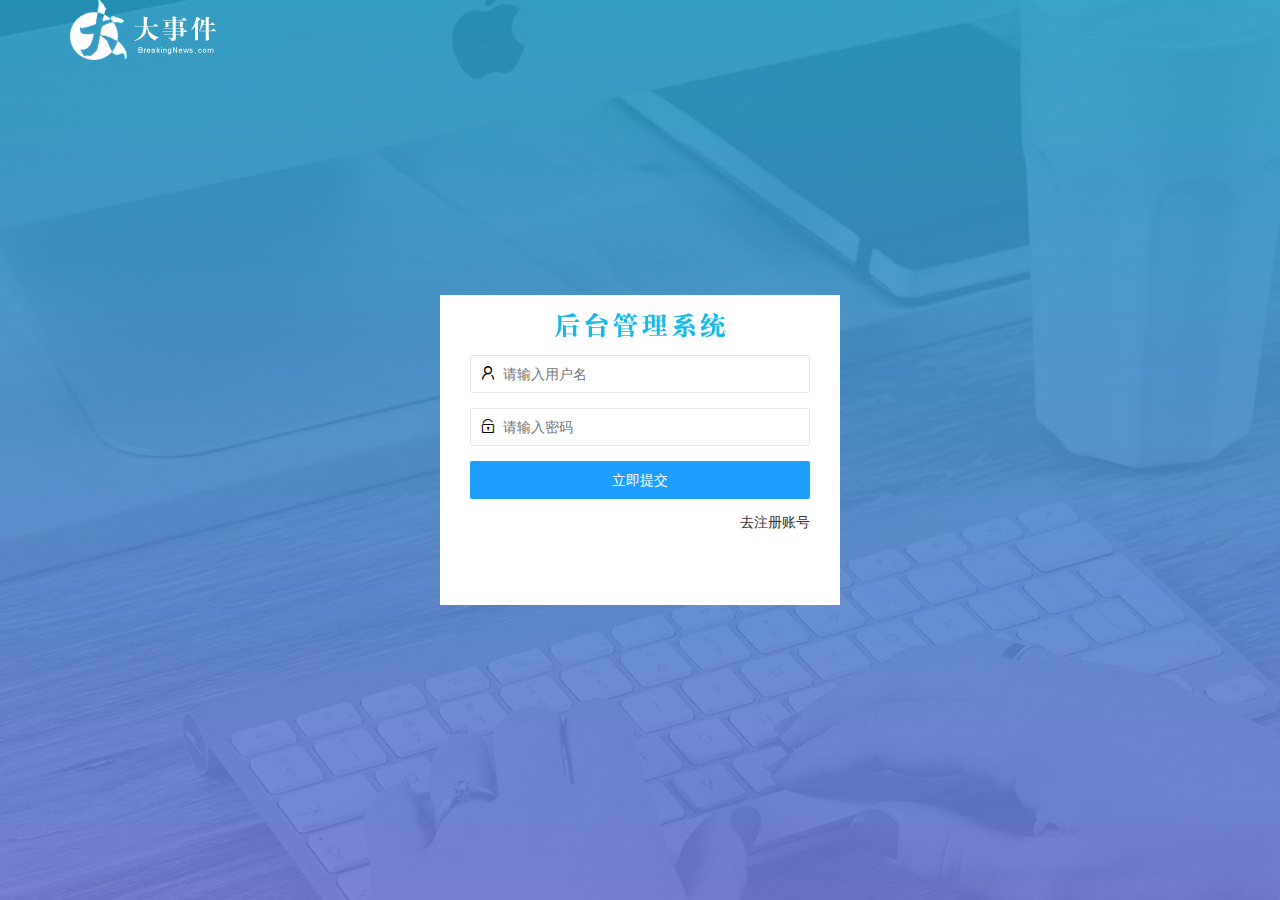
<file: login.html>
<!DOCTYPE html>
<html lang="en">

<head>
    <meta charset="UTF-8">
    <meta name="viewport" content="width=device-width, initial-scale=1.0">
    <meta http-equiv="X-UA-Compatible" content="ie=edge">
    <title>大事件-登录/注册</title>
    <link rel="stylesheet" href="./assets/css/login.css">
    <link rel="stylesheet" href="./assets/lib/layui/css/layui.css">
</head>

<body>
    <div class="layui-main">
        <img src="./assets/images/logo.png" alt="">
    </div>
    <!-- 登录界面 -->
    <div class="loginAndBox">
        <div class="title-box">
        </div>
        <!-- 登录div -->
        <div class="login-box">
            <!-- 登录表单 -->
            <form class="layui-form" id="form_login">
                <!-- 登录账号 -->
                <div class="layui-form-item">
                    <i class="layui-icon layui-icon-username"></i>
                    <input type="text" name="username" required lay-verify="required" placeholder="请输入用户名" autocomplete="off" class="layui-input">
                </div>
                <!-- 登录密码 -->
                <div class="layui-form-item">
                    <i class="layui-icon layui-icon-password"></i>
                    <input type="password" name="password" required lay-verify="required|pwd" placeholder="请输入密码 " autocomplete="off " class="layui-input">
                </div>
                <!-- 登录按钮 -->
                <div class="layui-form-item ">
                    <!--按钮与提交按钮的区别 在于lay-submit属性 -->
                    <button class="layui-btn layui-btn-fluid layui-btn-normal" lay-submit>立即提交</button>
                </div>
                <div class="layui-form-item" style="display: flex; justify-content: flex-end;">
                    <a href="javascript:; " id="link">去注册账号</a>
                </div>
            </form>

        </div>
        <!-- 注册div -->
        <div class="reg-box">
            <!-- 注册表单 -->
            <form class="layui-form" id="form_reg">
                <!-- 登录账号 -->

                <div class="layui-form-item">
                    <i class="layui-icon layui-icon-username"></i>
                    <input type="text" name="username" required lay-verify="required" placeholder="请输入用户名" autocomplete="off" class="layui-input">
                </div>
                <!-- 登录密码 -->
                <div class="layui-form-item">
                    <i class="layui-icon layui-icon-password"></i>
                    <input type="password" name="password" required lay-verify="required|pwd" placeholder="请输入密码 " autocomplete="off " class="layui-input">
                </div>
                <div class="layui-form-item">
                    <i class="layui-icon layui-icon-password"></i>
                    <input type="password" name="repassword" required lay-verify="required|pwd|repwd" placeholder="再次确认密码 " autocomplete="off " class="layui-input">
                </div>
                <!-- 登录按钮 -->
                <div class="layui-form-item ">
                    <!--按钮与提交按钮的区别 在于lay-submit属性 -->
                    <button class="layui-btn layui-btn-fluid layui-btn-normal" lay-submit>注册</button>
                </div>
                <div class="layui-form-item" style="display: flex; justify-content: flex-end;">
                    <a href="javascript:;" id="link1">去登录</a>
                </div>
            </form>

        </div>

    </div>
    <!-- 导入js -->
    <script src="/assets/lib/layui/layui.all.js"></script>
    <script src="./assets/lib/jquery.js"></script>
    <script src="./assets/js/baseAPI.js"></script>
    <script src="./assets/js/login.js "></script>
</body>

</html>
</file>
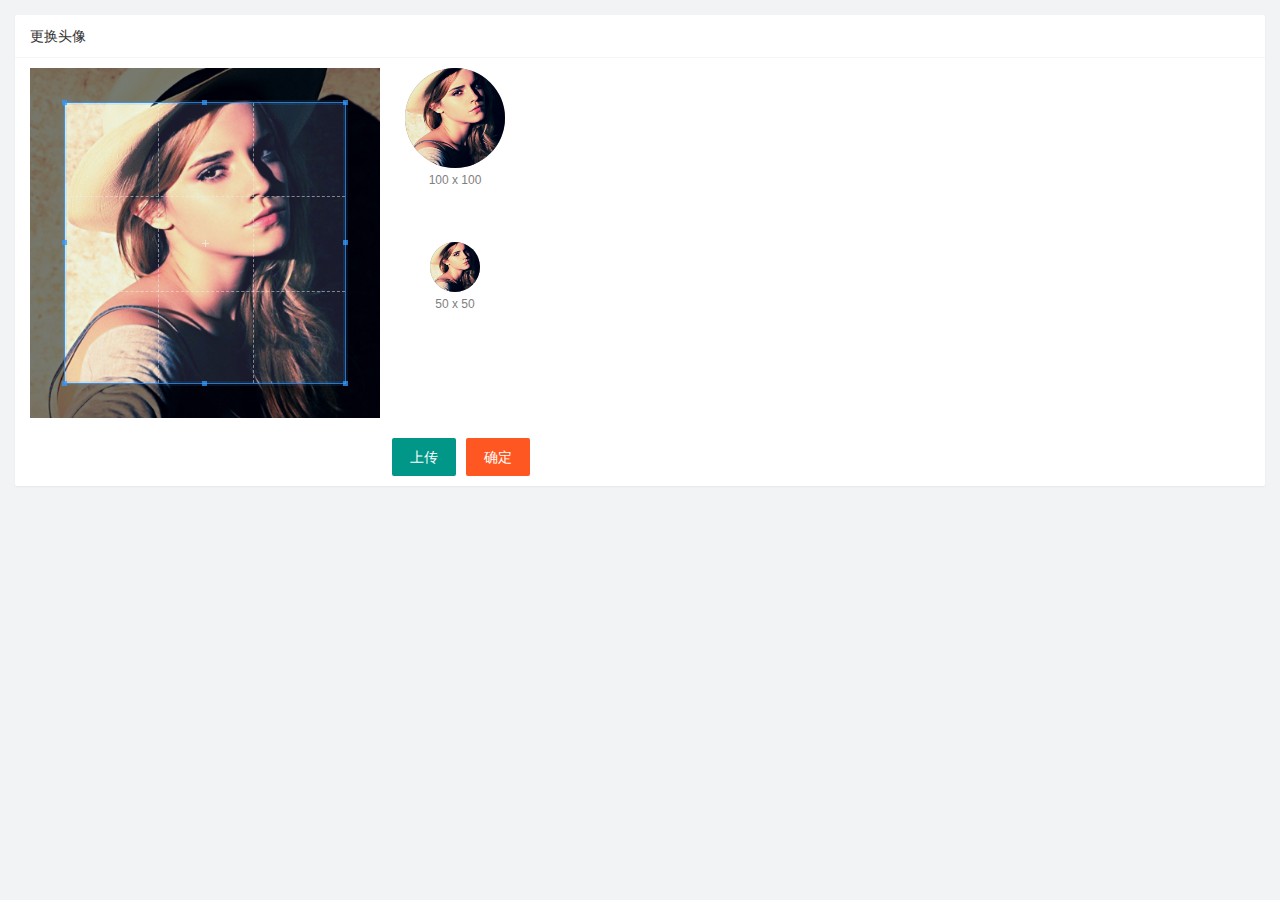
<file: user_avatar.html>
<!DOCTYPE html>
<html lang="en">

<head>
    <meta charset="UTF-8">
    <meta name="viewport" content="width=device-width, initial-scale=1.0">
    <meta http-equiv="X-UA-Compatible" content="ie=edge">
    <title>Document</title>
    <link rel="stylesheet" href="/assets/lib/layui/css/layui.css">
    <link rel="stylesheet" href="/assets/lib/cropper/cropper.css" />
    <link rel="stylesheet" href="/assets/css/user_avatar.css">

</head>

<body>
    <div class="layui-card">
        <div class="layui-card-header">更换头像</div>
        <div class="layui-card-body">
            <!-- 第一行的图片裁剪和预览区域 -->
            <div class="row1">
                <!-- 图片裁剪区域 -->
                <div class="cropper-box">
                    <!-- 这个 img 标签很重要，将来会把它初始化为裁剪区域 -->
                    <img id="image" src="/assets/images/sample.jpg" />
                </div>
                <!-- 图片的预览区域 -->
                <div class="preview-box">
                    <div>
                        <!-- 宽高为 100px 的预览区域 -->
                        <div class="img-preview w100"></div>
                        <p class="size">100 x 100</p>
                    </div>
                    <div>
                        <!-- 宽高为 50px 的预览区域 -->
                        <div class="img-preview w50"></div>
                        <p class="size">50 x 50</p>
                    </div>
                </div>
            </div>

            <!-- 第二行的按钮区域 -->
            <div class="row2">
                <input type="file" id="file" accept="image/png,image/jpeg">
                <button type="button" class="layui-btn" id="btnChooseImage">上传</button>
                <button type="button" class="layui-btn layui-btn-danger" id="btnUpload">确定</button>
            </div>
        </div>
    </div>
    <script src="/assets/lib/layui/layui.all.js"></script>
    <script src="/assets/lib/jquery.js"></script>
    <script src="/assets/lib/cropper/Cropper.js"></script>
    <script src="/assets/lib/cropper/jquery-cropper.js"></script>
    <script src="/assets/js/baseAPI.js"></script>
    <script src="/assets/js/user_avater.js"></script>
</body>

</html>
</file>
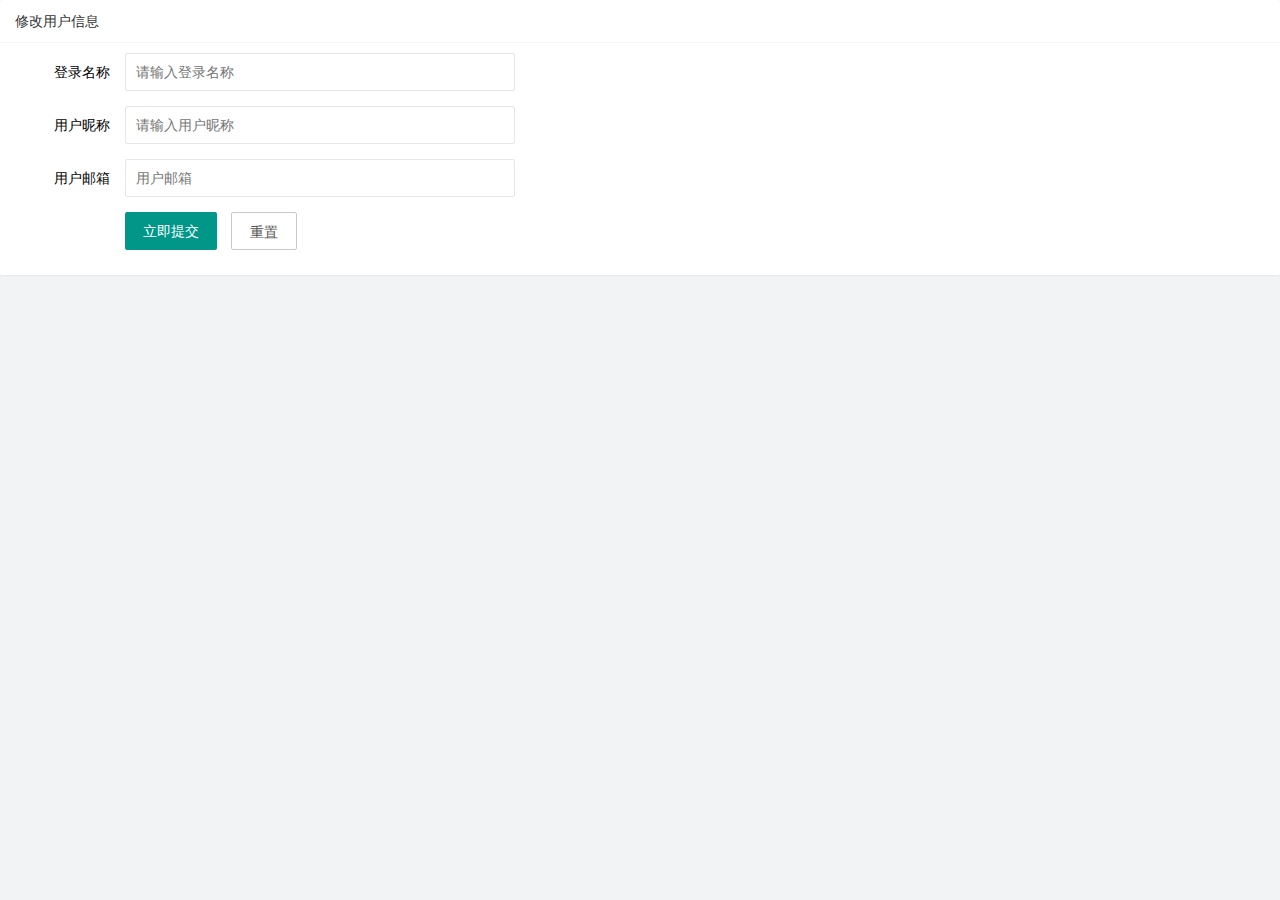
<file: user_info.html>
<!DOCTYPE html>
<html lang="en">

<head>
    <meta charset="UTF-8">
    <meta name="viewport" content="width=device-width, initial-scale=1.0">
    <meta http-equiv="X-UA-Compatible" content="ie=edge">
    <title>Document</title>
    <link rel="stylesheet" href="/assets/lib/layui/css/layui.css">
    <link rel="stylesheet" href="/assets/css/user_info.css">

</head>

<body>
    <div class="layui-card">
        <div class="layui-card-header">修改用户信息</div>
        <div class="layui-card-body">
            <form class="layui-form" lay-filter="formUserInfo">
                <input type="hidden" name="id">
                <div class="layui-form-item">
                    <label class="layui-form-label">登录名称</label>
                    <div class="layui-input-block">
                        <input type="text" name="username" required lay-verify="required|nickname" placeholder="请输入登录名称" autocomplete="off" class="layui-input" readonly />
                    </div>
                </div>
                <div class="layui-form-item">
                    <label class="layui-form-label">用户昵称</label>
                    <div class="layui-input-block">
                        <input type="text" name="nickname" required lay-verify="required" placeholder="请输入用户昵称" autocomplete="off" class="layui-input" />
                    </div>
                </div>
                <div class="layui-form-item">
                    <label class="layui-form-label">用户邮箱</label>
                    <div class="layui-input-block">
                        <input type="text" name="email" required lay-verify="required|email" placeholder="用户邮箱" autocomplete="off" class="layui-input" />
                    </div>
                </div>
                <div class="layui-form-item">
                    <div class="layui-input-block">
                        <button class="layui-btn" lay-submit lay-filter="formDemo">立即提交</button>
                        <button type="reset" class="layui-btn layui-btn-primary" id="btnRest">重置</button>
                    </div>
                </div>
            </form>
        </div>
    </div>
    <script src="/assets/lib/layui/layui.all.js"></script>
    <script src="/assets/lib/jquery.js"></script>
    <script src="/assets/js/baseAPI.js"></script>
    <script src="/assets/js/user_info.js"></script>
</body>

</html>
</file>
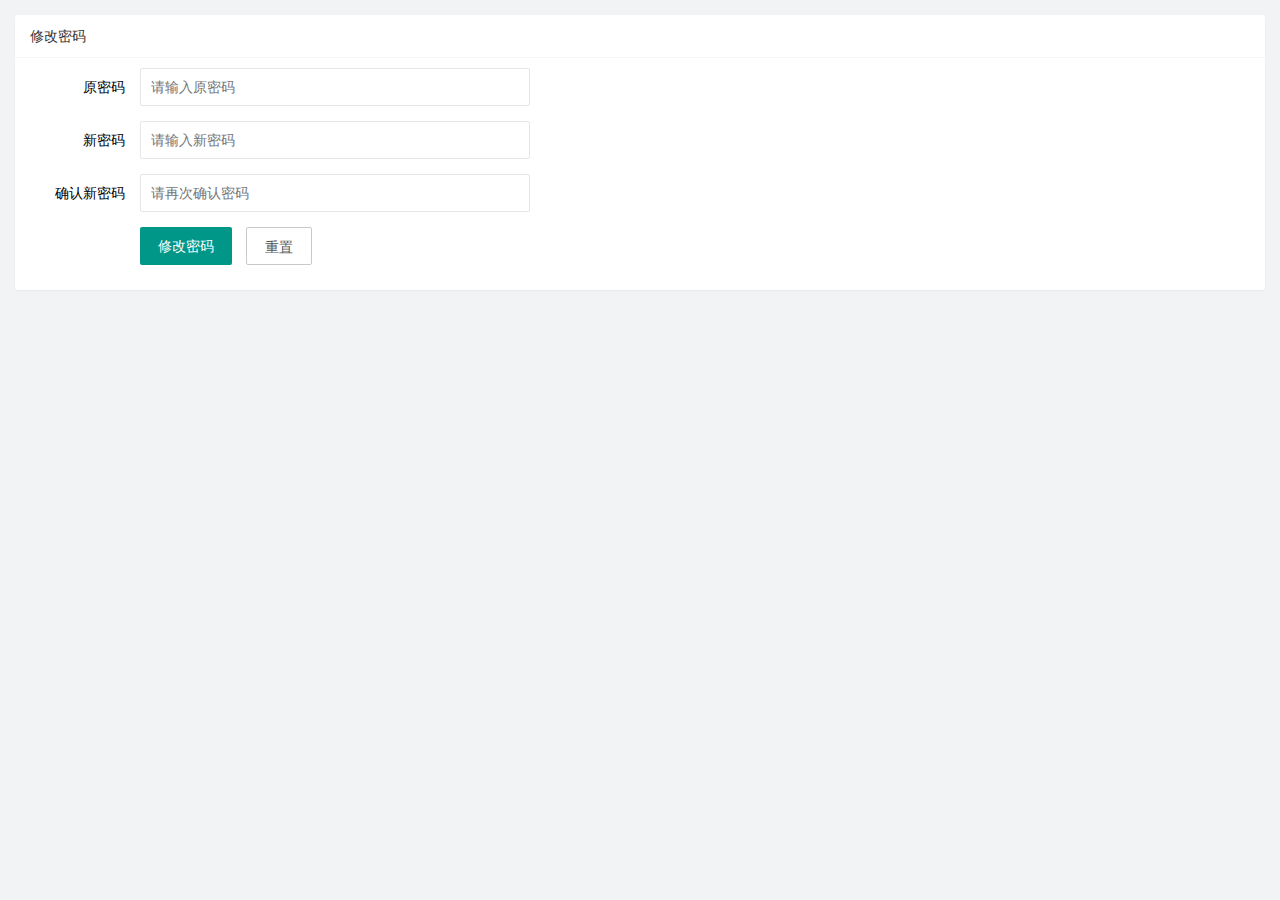
<file: user_pwd.html>
<!DOCTYPE html>
<html lang="en">

<head>
    <meta charset="UTF-8">
    <meta name="viewport" content="width=device-width, initial-scale=1.0">
    <meta http-equiv="X-UA-Compatible" content="ie=edge">
    <title>Document</title>
    <link rel="stylesheet" href="/assets/lib/layui/css/layui.css">

    <link rel="stylesheet" href="/assets/css/user_pwd.css">
</head>

<body>
    <div class="layui-card">
        <div class="layui-card-header">修改密码</div>
        <div class="layui-card-body">
            <form class="layui-form" action="">
                <div class="layui-form-item">
                    <label class="layui-form-label">原密码</label>
                    <div class="layui-input-block">
                        <input type="password" name="oldPwd" required lay-verify="required|pwd" placeholder="请输入原密码" autocomplete="off" class="layui-input">
                    </div>
                </div>
                <div class="layui-form-item">
                    <label class="layui-form-label">新密码</label>
                    <div class="layui-input-block">
                        <input type="password" name="newPwd" required lay-verify="required|pwd|samePwd" placeholder="请输入新密码" autocomplete="off" class="layui-input">
                    </div>
                </div>
                <div class="layui-form-item">
                    <label class="layui-form-label">确认新密码</label>
                    <div class="layui-input-block">
                        <input type="password" name="rePwd" required lay-verify="required|pwd|rePwd" placeholder="请再次确认密码" autocomplete="off" class="layui-input">
                    </div>
                </div>
                <div class="layui-form-item">
                    <div class="layui-input-block">
                        <button class="layui-btn" lay-submit lay-filter="formDemo">修改密码</button>
                        <button type="reset" class="layui-btn layui-btn-primary">重置</button>
                    </div>
                </div>
            </form>
        </div>
    </div>
    <script src="/assets/lib/layui/layui.all.js"></script>
    <script src="/assets/lib/jquery.js"></script>
    <script src="/assets/js/baseAPI.js"></script>
    <script src="/assets/js/user_pwd.js"></script>
</body>

</html>
</file>
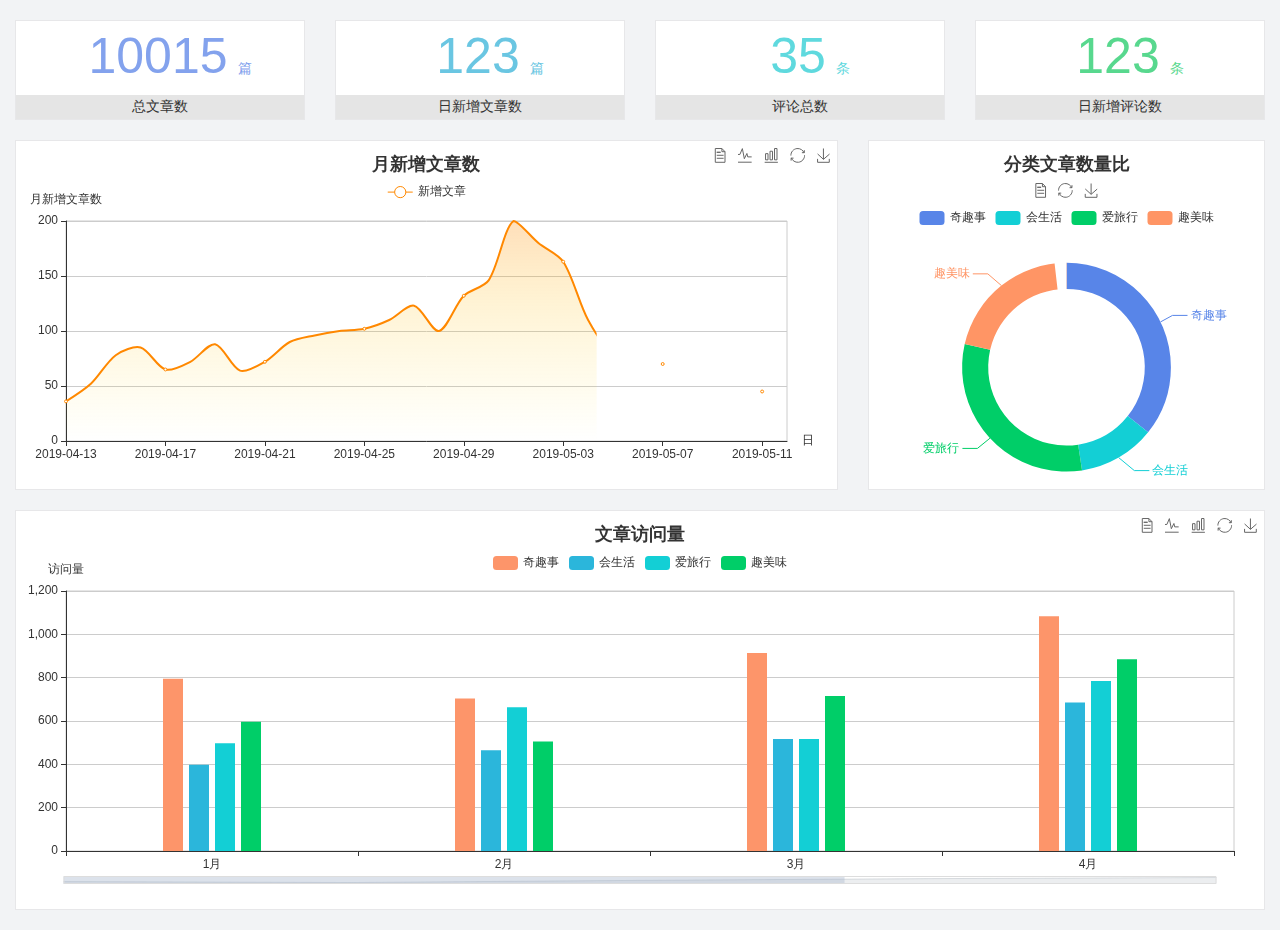
<file: home/dashboard.html>
<!DOCTYPE html>
<html lang="en">

<head>
  <meta charset="UTF-8">
  <meta name="viewport" content="width=device-width, initial-scale=1.0">
  <meta http-equiv="X-UA-Compatible" content="ie=edge">
  <title>图表统计</title>
  <link rel="stylesheet" href="../../assets/lib/bootstrap.css" />
  <link rel="stylesheet" href="../../assets/lib/main.css" />
  <script src="../../assets/lib/jquery.js"></script>
  <script type="text/javascript" src="../../assets/lib/echarts.min.js"></script>
</head>

<body>
  <div class="container-fluid">
    <div class="row spannel_list">
      <div class="col-sm-3 col-xs-6">
        <div class="spannel">
          <em>10015</em><span>篇</span>
          <b>总文章数</b>
        </div>
      </div>
      <div class="col-sm-3 col-xs-6">
        <div class="spannel scolor01">
          <em>123</em><span>篇</span>
          <b>日新增文章数</b>
        </div>
      </div>
      <div class="col-sm-3 col-xs-6">
        <div class="spannel scolor02">
          <em>35</em><span>条</span>
          <b>评论总数</b>
        </div>
      </div>
      <div class="col-sm-3 col-xs-6">
        <div class="spannel scolor03">
          <em>123</em><span>条</span>
          <b>日新增评论数</b>
        </div>
      </div>
    </div>
  </div>

  <div class="container-fluid">
    <div class="row curve-pie">
      <div class="col-lg-8 col-md-8">
        <div class="gragh_pannel" id="curve_show"></div>
      </div>
      <div class="col-lg-4 col-md-4">
        <div class="gragh_pannel" id="pie_show"></div>
      </div>
    </div>
  </div>

  <div class="container-fluid">
    <div class="column_pannel" id="column_show"></div>
  </div>

  <script>
    var oChart = echarts.init(document.getElementById('curve_show'));
    var aList_all = [
      { 'count': 36, 'date': '2019-04-13' },
      { 'count': 52, 'date': '2019-04-14' },
      { 'count': 78, 'date': '2019-04-15' },
      { 'count': 85, 'date': '2019-04-16' },
      { 'count': 65, 'date': '2019-04-17' },
      { 'count': 72, 'date': '2019-04-18' },
      { 'count': 88, 'date': '2019-04-19' },
      { 'count': 64, 'date': '2019-04-20' },
      { 'count': 72, 'date': '2019-04-21' },
      { 'count': 90, 'date': '2019-04-22' },
      { 'count': 96, 'date': '2019-04-23' },
      { 'count': 100, 'date': '2019-04-24' },
      { 'count': 102, 'date': '2019-04-25' },
      { 'count': 110, 'date': '2019-04-26' },
      { 'count': 123, 'date': '2019-04-27' },
      { 'count': 100, 'date': '2019-04-28' },
      { 'count': 132, 'date': '2019-04-29' },
      { 'count': 146, 'date': '2019-04-30' },
      { 'count': 200, 'date': '2019-05-01' },
      { 'count': 180, 'date': '2019-05-02' },
      { 'count': 163, 'date': '2019-05-03' },
      { 'count': 110, 'date': '2019-05-04' },
      { 'count': 80, 'date': '2019-05-05' },
      { 'count': 82, 'date': '2019-05-06' },
      { 'count': 70, 'date': '2019-05-07' },
      { 'count': 65, 'date': '2019-05-08' },
      { 'count': 54, 'date': '2019-05-09' },
      { 'count': 40, 'date': '2019-05-10' },
      { 'count': 45, 'date': '2019-05-11' },
      { 'count': 38, 'date': '2019-05-12' },
    ];

    let aCount = [];
    let aDate = [];

    for (var i = 0; i < aList_all.length; i++) {
      aCount.push(aList_all[i].count);
      aDate.push(aList_all[i].date);
    }

    var chartopt = {
      title: {
        text: '月新增文章数',
        left: 'center',
        top: '10'
      },
      tooltip: {
        trigger: 'axis'
      },
      legend: {
        data: ['新增文章'],
        top: '40'
      },
      toolbox: {
        show: true,
        feature: {
          mark: { show: true },
          dataView: { show: true, readOnly: false },
          magicType: { show: true, type: ['line', 'bar'] },
          restore: { show: true },
          saveAsImage: { show: true }
        }
      },
      calculable: true,
      xAxis: [
        {
          name: '日',
          type: 'category',
          boundaryGap: false,
          data: aDate
        }
      ],
      yAxis: [
        {
          name: '月新增文章数',
          type: 'value'
        }
      ],
      series: [
        {
          name: '新增文章',
          type: 'line',
          smooth: true,
          itemStyle: { normal: { areaStyle: { type: 'default' }, color: '#f80' }, lineStyle: { color: '#f80' } },
          data: aCount
        }],
      areaStyle: {
        normal: {
          color: new echarts.graphic.LinearGradient(0, 0, 0, 1, [{
            offset: 0,
            color: 'rgba(255,136,0,0.39)'
          }, {
            offset: .34,
            color: 'rgba(255,180,0,0.25)'
          }, {
            offset: 1,
            color: 'rgba(255,222,0,0.00)'
          }])

        }
      },
      grid: {
        show: true,
        x: 50,
        x2: 50,
        y: 80,
        height: 220
      }
    };

    oChart.setOption(chartopt);


    var oPie = echarts.init(document.getElementById('pie_show'));
    var oPieopt =
    {
      title: {
        top: 10,
        text: '分类文章数量比',
        x: 'center'
      },
      tooltip: {
        trigger: 'item',
        formatter: "{a} <br/>{b} : {c} ({d}%)"
      },
      color: ['#5885e8', '#13cfd5', '#00ce68', '#ff9565'],
      legend: {
        x: 'center',
        top: 65,
        data: ['奇趣事', '会生活', '爱旅行', '趣美味']
      },
      toolbox: {
        show: true,
        x: 'center',
        top: 35,
        feature: {
          mark: { show: true },
          dataView: { show: true, readOnly: false },
          magicType: {
            show: true,
            type: ['pie', 'funnel'],
            option: {
              funnel: {
                x: '25%',
                width: '50%',
                funnelAlign: 'left',
                max: 1548
              }
            }
          },
          restore: { show: true },
          saveAsImage: { show: true }
        }
      },
      calculable: true,
      series: [
        {
          name: '访问来源',
          type: 'pie',
          radius: ['45%', '60%'],
          center: ['50%', '65%'],
          data: [
            { value: 300, name: '奇趣事' },
            { value: 100, name: '会生活' },
            { value: 260, name: '爱旅行' },
            { value: 180, name: '趣美味' }
          ]
        }
      ]
    };
    oPie.setOption(oPieopt);



    var oColumn = this.echarts.init(document.getElementById('column_show'));
    var oColumnopt =
    {
      title: {
        text: '文章访问量',
        left: 'center',
        top: '10'
      },
      tooltip: {
        trigger: 'axis'
      },
      legend: {
        data: ['奇趣事', '会生活', '爱旅行', '趣美味'],
        top: '40'
      },
      toolbox: {
        show: true,
        feature: {
          mark: { show: true },
          dataView: { show: true, readOnly: false },
          magicType: { show: true, type: ['line', 'bar'] },
          restore: { show: true },
          saveAsImage: { show: true }
        }
      },
      calculable: true,
      xAxis: [
        {
          type: 'category',
          data: ['1月', '2月', '3月', '4月', '5月']
        }
      ],
      yAxis: [
        {
          name: '访问量',
          type: 'value'
        }
      ],
      series: [
        {
          name: '奇趣事',
          type: 'bar',
          barWidth: 20,
          itemStyle: {
            normal: { areaStyle: { type: 'default' }, color: '#fd956a' }
          },
          data: [800, 708, 920, 1090, 1200]
        },
        {
          name: '会生活',
          type: 'bar',
          barWidth: 20,
          itemStyle: {
            normal: { areaStyle: { type: 'default' }, color: '#2bb6db' }
          },
          data: [400, 468, 520, 690, 800]
        },
        {
          name: '爱旅行',
          type: 'bar',
          barWidth: 20,
          itemStyle: {
            normal: { areaStyle: { type: 'default' }, color: '#13cfd5' }
          },
          data: [500, 668, 520, 790, 900]
        },
        {
          name: '趣美味',
          type: 'bar',
          barWidth: 20,
          itemStyle: {
            normal: { areaStyle: { type: 'default' }, color: '#00ce68' }
          },
          data: [600, 508, 720, 890, 1000]
        }
      ],
      grid: {
        show: true,
        x: 50,
        x2: 30,
        y: 80,
        height: 260
      },
      dataZoom: [//给x轴设置滚动条
        {
          start: 0,//默认为0
          end: 100 - 1000 / 31,//默认为100
          type: 'slider',
          show: true,
          xAxisIndex: [0],
          handleSize: 0,//滑动条的 左右2个滑动条的大小
          height: 8,//组件高度
          left: 45, //左边的距离
          right: 50,//右边的距离
          bottom: 26,//右边的距离
          handleColor: '#ddd',//h滑动图标的颜色
          handleStyle: {
            borderColor: "#cacaca",
            borderWidth: "1",
            shadowBlur: 2,
            background: "#ddd",
            shadowColor: "#ddd",
          }
        }]
    };
    oColumn.setOption(oColumnopt);
  </script>
</body>

</html>
</file>
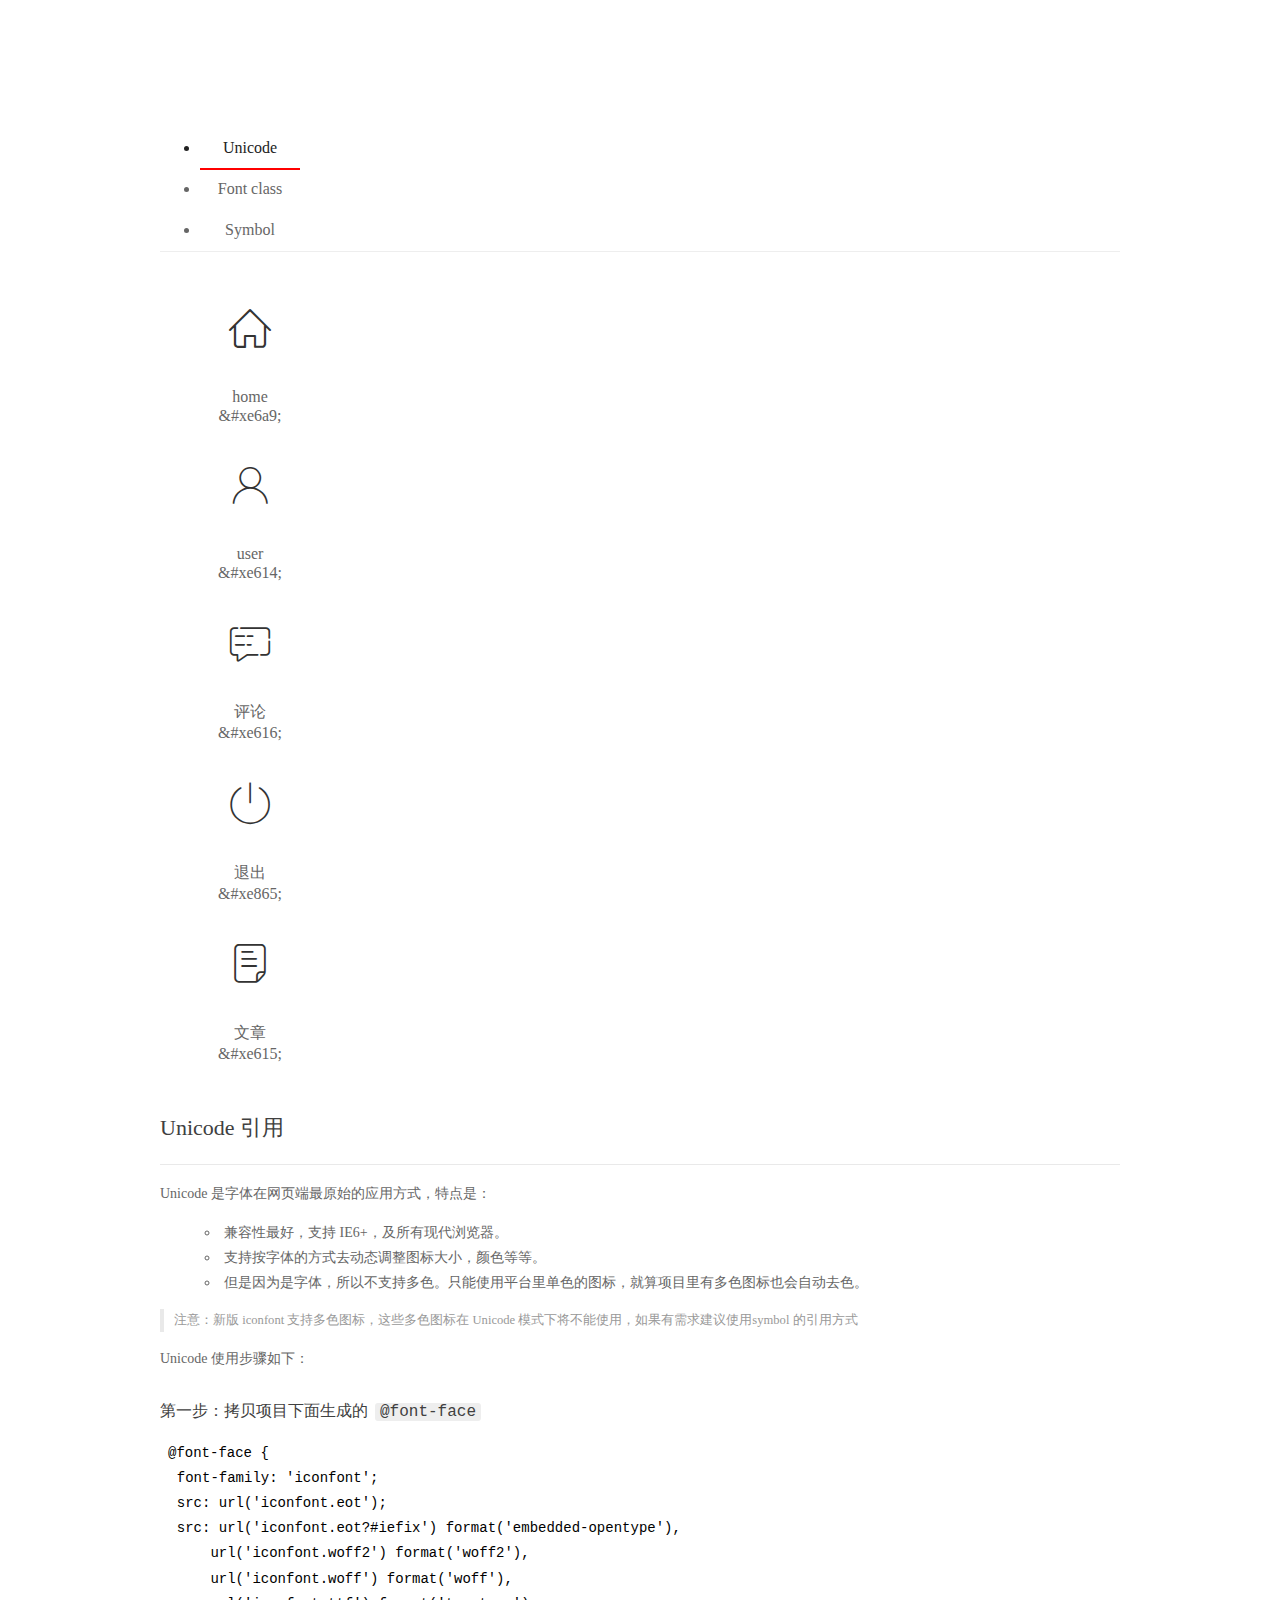
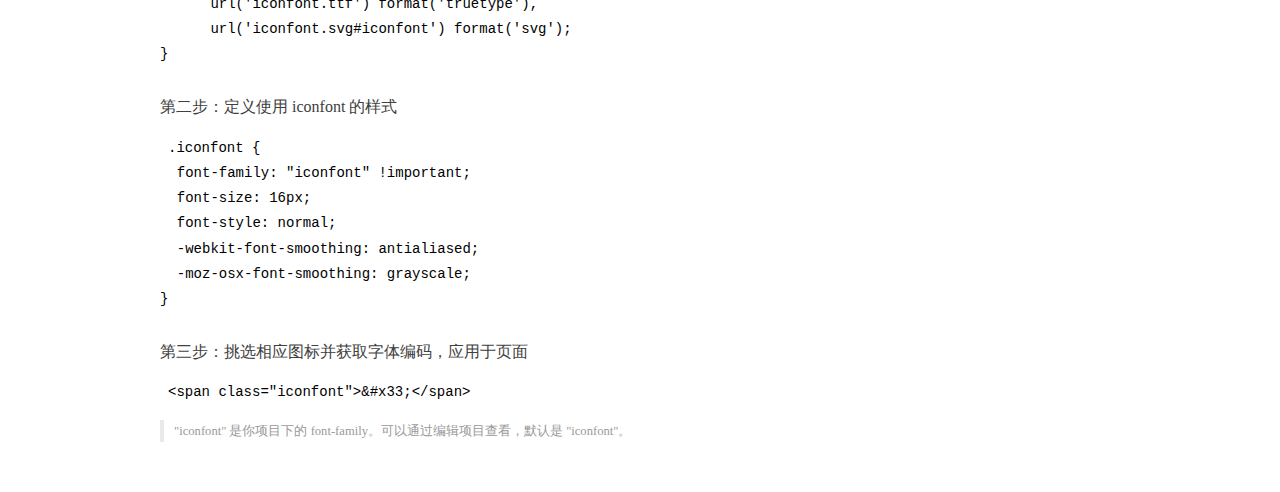
<file: assets/fonts/demo_index.html>
<!DOCTYPE html>
<html>
<head>
  <meta charset="utf-8"/>
  <title>IconFont Demo</title>
  <link rel="shortcut icon" href="https://gtms04.alicdn.com/tps/i4/TB1_oz6GVXXXXaFXpXXJDFnIXXX-64-64.ico" type="image/x-icon"/>
  <link rel="stylesheet" href="https://g.alicdn.com/thx/cube/1.3.2/cube.min.css">
  <link rel="stylesheet" href="demo.css">
  <link rel="stylesheet" href="iconfont.css">
  <script src="iconfont.js"></script>
  <!-- jQuery -->
  <script src="https://a1.alicdn.com/oss/uploads/2018/12/26/7bfddb60-08e8-11e9-9b04-53e73bb6408b.js"></script>
  <!-- 代码高亮 -->
  <script src="https://a1.alicdn.com/oss/uploads/2018/12/26/a3f714d0-08e6-11e9-8a15-ebf944d7534c.js"></script>
</head>
<body>
  <div class="main">
    <h1 class="logo"><a href="https://www.iconfont.cn/" title="iconfont 首页" target="_blank">&#xe86b;</a></h1>
    <div class="nav-tabs">
      <ul id="tabs" class="dib-box">
        <li class="dib active"><span>Unicode</span></li>
        <li class="dib"><span>Font class</span></li>
        <li class="dib"><span>Symbol</span></li>
      </ul>
      
    </div>
    <div class="tab-container">
      <div class="content unicode" style="display: block;">
          <ul class="icon_lists dib-box">
          
            <li class="dib">
              <span class="icon iconfont">&#xe6a9;</span>
                <div class="name">home</div>
                <div class="code-name">&amp;#xe6a9;</div>
              </li>
          
            <li class="dib">
              <span class="icon iconfont">&#xe614;</span>
                <div class="name">user</div>
                <div class="code-name">&amp;#xe614;</div>
              </li>
          
            <li class="dib">
              <span class="icon iconfont">&#xe616;</span>
                <div class="name">评论</div>
                <div class="code-name">&amp;#xe616;</div>
              </li>
          
            <li class="dib">
              <span class="icon iconfont">&#xe865;</span>
                <div class="name">退出</div>
                <div class="code-name">&amp;#xe865;</div>
              </li>
          
            <li class="dib">
              <span class="icon iconfont">&#xe615;</span>
                <div class="name">文章</div>
                <div class="code-name">&amp;#xe615;</div>
              </li>
          
          </ul>
          <div class="article markdown">
          <h2 id="unicode-">Unicode 引用</h2>
          <hr>

          <p>Unicode 是字体在网页端最原始的应用方式，特点是：</p>
          <ul>
            <li>兼容性最好，支持 IE6+，及所有现代浏览器。</li>
            <li>支持按字体的方式去动态调整图标大小，颜色等等。</li>
            <li>但是因为是字体，所以不支持多色。只能使用平台里单色的图标，就算项目里有多色图标也会自动去色。</li>
          </ul>
          <blockquote>
            <p>注意：新版 iconfont 支持多色图标，这些多色图标在 Unicode 模式下将不能使用，如果有需求建议使用symbol 的引用方式</p>
          </blockquote>
          <p>Unicode 使用步骤如下：</p>
          <h3 id="-font-face">第一步：拷贝项目下面生成的 <code>@font-face</code></h3>
<pre><code class="language-css"
>@font-face {
  font-family: 'iconfont';
  src: url('iconfont.eot');
  src: url('iconfont.eot?#iefix') format('embedded-opentype'),
      url('iconfont.woff2') format('woff2'),
      url('iconfont.woff') format('woff'),
      url('iconfont.ttf') format('truetype'),
      url('iconfont.svg#iconfont') format('svg');
}
</code></pre>
          <h3 id="-iconfont-">第二步：定义使用 iconfont 的样式</h3>
<pre><code class="language-css"
>.iconfont {
  font-family: "iconfont" !important;
  font-size: 16px;
  font-style: normal;
  -webkit-font-smoothing: antialiased;
  -moz-osx-font-smoothing: grayscale;
}
</code></pre>
          <h3 id="-">第三步：挑选相应图标并获取字体编码，应用于页面</h3>
<pre>
<code class="language-html"
>&lt;span class="iconfont"&gt;&amp;#x33;&lt;/span&gt;
</code></pre>
          <blockquote>
            <p>"iconfont" 是你项目下的 font-family。可以通过编辑项目查看，默认是 "iconfont"。</p>
          </blockquote>
          </div>
      </div>
      <div class="content font-class">
        <ul class="icon_lists dib-box">
          
          <li class="dib">
            <span class="icon iconfont icon-home"></span>
            <div class="name">
              home
            </div>
            <div class="code-name">.icon-home
            </div>
          </li>
          
          <li class="dib">
            <span class="icon iconfont icon-user"></span>
            <div class="name">
              user
            </div>
            <div class="code-name">.icon-user
            </div>
          </li>
          
          <li class="dib">
            <span class="icon iconfont icon-pinglun"></span>
            <div class="name">
              评论
            </div>
            <div class="code-name">.icon-pinglun
            </div>
          </li>
          
          <li class="dib">
            <span class="icon iconfont icon-tuichu"></span>
            <div class="name">
              退出
            </div>
            <div class="code-name">.icon-tuichu
            </div>
          </li>
          
          <li class="dib">
            <span class="icon iconfont icon-16"></span>
            <div class="name">
              文章
            </div>
            <div class="code-name">.icon-16
            </div>
          </li>
          
        </ul>
        <div class="article markdown">
        <h2 id="font-class-">font-class 引用</h2>
        <hr>

        <p>font-class 是 Unicode 使用方式的一种变种，主要是解决 Unicode 书写不直观，语意不明确的问题。</p>
        <p>与 Unicode 使用方式相比，具有如下特点：</p>
        <ul>
          <li>兼容性良好，支持 IE8+，及所有现代浏览器。</li>
          <li>相比于 Unicode 语意明确，书写更直观。可以很容易分辨这个 icon 是什么。</li>
          <li>因为使用 class 来定义图标，所以当要替换图标时，只需要修改 class 里面的 Unicode 引用。</li>
          <li>不过因为本质上还是使用的字体，所以多色图标还是不支持的。</li>
        </ul>
        <p>使用步骤如下：</p>
        <h3 id="-fontclass-">第一步：引入项目下面生成的 fontclass 代码：</h3>
<pre><code class="language-html">&lt;link rel="stylesheet" href="./iconfont.css"&gt;
</code></pre>
        <h3 id="-">第二步：挑选相应图标并获取类名，应用于页面：</h3>
<pre><code class="language-html">&lt;span class="iconfont icon-xxx"&gt;&lt;/span&gt;
</code></pre>
        <blockquote>
          <p>"
            iconfont" 是你项目下的 font-family。可以通过编辑项目查看，默认是 "iconfont"。</p>
        </blockquote>
      </div>
      </div>
      <div class="content symbol">
          <ul class="icon_lists dib-box">
          
            <li class="dib">
                <svg class="icon svg-icon" aria-hidden="true">
                  <use xlink:href="#icon-home"></use>
                </svg>
                <div class="name">home</div>
                <div class="code-name">#icon-home</div>
            </li>
          
            <li class="dib">
                <svg class="icon svg-icon" aria-hidden="true">
                  <use xlink:href="#icon-user"></use>
                </svg>
                <div class="name">user</div>
                <div class="code-name">#icon-user</div>
            </li>
          
            <li class="dib">
                <svg class="icon svg-icon" aria-hidden="true">
                  <use xlink:href="#icon-pinglun"></use>
                </svg>
                <div class="name">评论</div>
                <div class="code-name">#icon-pinglun</div>
            </li>
          
            <li class="dib">
                <svg class="icon svg-icon" aria-hidden="true">
                  <use xlink:href="#icon-tuichu"></use>
                </svg>
                <div class="name">退出</div>
                <div class="code-name">#icon-tuichu</div>
            </li>
          
            <li class="dib">
                <svg class="icon svg-icon" aria-hidden="true">
                  <use xlink:href="#icon-16"></use>
                </svg>
                <div class="name">文章</div>
                <div class="code-name">#icon-16</div>
            </li>
          
          </ul>
          <div class="article markdown">
          <h2 id="symbol-">Symbol 引用</h2>
          <hr>

          <p>这是一种全新的使用方式，应该说这才是未来的主流，也是平台目前推荐的用法。相关介绍可以参考这篇<a href="">文章</a>
            这种用法其实是做了一个 SVG 的集合，与另外两种相比具有如下特点：</p>
          <ul>
            <li>支持多色图标了，不再受单色限制。</li>
            <li>通过一些技巧，支持像字体那样，通过 <code>font-size</code>, <code>color</code> 来调整样式。</li>
            <li>兼容性较差，支持 IE9+，及现代浏览器。</li>
            <li>浏览器渲染 SVG 的性能一般，还不如 png。</li>
          </ul>
          <p>使用步骤如下：</p>
          <h3 id="-symbol-">第一步：引入项目下面生成的 symbol 代码：</h3>
<pre><code class="language-html">&lt;script src="./iconfont.js"&gt;&lt;/script&gt;
</code></pre>
          <h3 id="-css-">第二步：加入通用 CSS 代码（引入一次就行）：</h3>
<pre><code class="language-html">&lt;style&gt;
.icon {
  width: 1em;
  height: 1em;
  vertical-align: -0.15em;
  fill: currentColor;
  overflow: hidden;
}
&lt;/style&gt;
</code></pre>
          <h3 id="-">第三步：挑选相应图标并获取类名，应用于页面：</h3>
<pre><code class="language-html">&lt;svg class="icon" aria-hidden="true"&gt;
  &lt;use xlink:href="#icon-xxx"&gt;&lt;/use&gt;
&lt;/svg&gt;
</code></pre>
          </div>
      </div>

    </div>
  </div>
  <script>
  $(document).ready(function () {
      $('.tab-container .content:first').show()

      $('#tabs li').click(function (e) {
        var tabContent = $('.tab-container .content')
        var index = $(this).index()

        if ($(this).hasClass('active')) {
          return
        } else {
          $('#tabs li').removeClass('active')
          $(this).addClass('active')

          tabContent.hide().eq(index).fadeIn()
        }
      })
    })
  </script>
</body>
</html>
</file>
<file: assets/css/login.css>
html,
body {
    padding: 0;
    margin: 0;
    width: 100%;
    height: 100%;
    background: url('/assets/images/login_bg.jpg') no-repeat center;
    background-size: cover;
}

.loginAndBox {
    width: 400px;
    height: 310px;
    background-color: #fff;
    position: absolute;
    left: 50%;
    top: 50%;
    transform: translate(-50%, -50%);
}

.title-box {
    height: 60px;
    background: url('/assets/images/login_title.png') no-repeat center;
}

.reg-box {
    display: none;
}

.layui-form {
    padding: 0 30px;
}


/* .links {
    display: flex;
    justify-content: flex-end;
} */

.links a {
    /* display: inline-block; */
    margin-right: 0;
    font-size: 12px;
}

.layui-form-item {
    position: relative;
}

.layui-icon {
    position: absolute;
    left: 10px;
    top: 10px;
}

.layui-input {
    padding-left: 32px!important;
}
</file>
<file: assets/lib/layui/css/layui.css>
/** layui-v2.5.5 MIT License By https://www.layui.com */
 .layui-inline,img{display:inline-block;vertical-align:middle}h1,h2,h3,h4,h5,h6{font-weight:400}.layui-edge,.layui-header,.layui-inline,.layui-main{position:relative}.layui-body,.layui-edge,.layui-elip{overflow:hidden}.layui-btn,.layui-edge,.layui-inline,img{vertical-align:middle}.layui-btn,.layui-disabled,.layui-icon,.layui-unselect{-moz-user-select:none;-webkit-user-select:none;-ms-user-select:none}.layui-elip,.layui-form-checkbox span,.layui-form-pane .layui-form-label{text-overflow:ellipsis;white-space:nowrap}.layui-breadcrumb,.layui-tree-btnGroup{visibility:hidden}blockquote,body,button,dd,div,dl,dt,form,h1,h2,h3,h4,h5,h6,input,li,ol,p,pre,td,textarea,th,ul{margin:0;padding:0;-webkit-tap-highlight-color:rgba(0,0,0,0)}a:active,a:hover{outline:0}img{border:none}li{list-style:none}table{border-collapse:collapse;border-spacing:0}h4,h5,h6{font-size:100%}button,input,optgroup,option,select,textarea{font-family:inherit;font-size:inherit;font-style:inherit;font-weight:inherit;outline:0}pre{white-space:pre-wrap;white-space:-moz-pre-wrap;white-space:-pre-wrap;white-space:-o-pre-wrap;word-wrap:break-word}body{line-height:24px;font:14px Helvetica Neue,Helvetica,PingFang SC,Tahoma,Arial,sans-serif}hr{height:1px;margin:10px 0;border:0;clear:both}a{color:#333;text-decoration:none}a:hover{color:#777}a cite{font-style:normal;*cursor:pointer}.layui-border-box,.layui-border-box *{box-sizing:border-box}.layui-box,.layui-box *{box-sizing:content-box}.layui-clear{clear:both;*zoom:1}.layui-clear:after{content:'\20';clear:both;*zoom:1;display:block;height:0}.layui-inline{*display:inline;*zoom:1}.layui-edge{display:inline-block;width:0;height:0;border-width:6px;border-style:dashed;border-color:transparent}.layui-edge-top{top:-4px;border-bottom-color:#999;border-bottom-style:solid}.layui-edge-right{border-left-color:#999;border-left-style:solid}.layui-edge-bottom{top:2px;border-top-color:#999;border-top-style:solid}.layui-edge-left{border-right-color:#999;border-right-style:solid}.layui-disabled,.layui-disabled:hover{color:#d2d2d2!important;cursor:not-allowed!important}.layui-circle{border-radius:100%}.layui-show{display:block!important}.layui-hide{display:none!important}@font-face{font-family:layui-icon;src:url(../font/iconfont.eot?v=250);src:url(../font/iconfont.eot?v=250#iefix) format('embedded-opentype'),url(../font/iconfont.woff2?v=250) format('woff2'),url(../font/iconfont.woff?v=250) format('woff'),url(../font/iconfont.ttf?v=250) format('truetype'),url(../font/iconfont.svg?v=250#layui-icon) format('svg')}.layui-icon{font-family:layui-icon!important;font-size:16px;font-style:normal;-webkit-font-smoothing:antialiased;-moz-osx-font-smoothing:grayscale}.layui-icon-reply-fill:before{content:"\e611"}.layui-icon-set-fill:before{content:"\e614"}.layui-icon-menu-fill:before{content:"\e60f"}.layui-icon-search:before{content:"\e615"}.layui-icon-share:before{content:"\e641"}.layui-icon-set-sm:before{content:"\e620"}.layui-icon-engine:before{content:"\e628"}.layui-icon-close:before{content:"\1006"}.layui-icon-close-fill:before{content:"\1007"}.layui-icon-chart-screen:before{content:"\e629"}.layui-icon-star:before{content:"\e600"}.layui-icon-circle-dot:before{content:"\e617"}.layui-icon-chat:before{content:"\e606"}.layui-icon-release:before{content:"\e609"}.layui-icon-list:before{content:"\e60a"}.layui-icon-chart:before{content:"\e62c"}.layui-icon-ok-circle:before{content:"\1005"}.layui-icon-layim-theme:before{content:"\e61b"}.layui-icon-table:before{content:"\e62d"}.layui-icon-right:before{content:"\e602"}.layui-icon-left:before{content:"\e603"}.layui-icon-cart-simple:before{content:"\e698"}.layui-icon-face-cry:before{content:"\e69c"}.layui-icon-face-smile:before{content:"\e6af"}.layui-icon-survey:before{content:"\e6b2"}.layui-icon-tree:before{content:"\e62e"}.layui-icon-upload-circle:before{content:"\e62f"}.layui-icon-add-circle:before{content:"\e61f"}.layui-icon-download-circle:before{content:"\e601"}.layui-icon-templeate-1:before{content:"\e630"}.layui-icon-util:before{content:"\e631"}.layui-icon-face-surprised:before{content:"\e664"}.layui-icon-edit:before{content:"\e642"}.layui-icon-speaker:before{content:"\e645"}.layui-icon-down:before{content:"\e61a"}.layui-icon-file:before{content:"\e621"}.layui-icon-layouts:before{content:"\e632"}.layui-icon-rate-half:before{content:"\e6c9"}.layui-icon-add-circle-fine:before{content:"\e608"}.layui-icon-prev-circle:before{content:"\e633"}.layui-icon-read:before{content:"\e705"}.layui-icon-404:before{content:"\e61c"}.layui-icon-carousel:before{content:"\e634"}.layui-icon-help:before{content:"\e607"}.layui-icon-code-circle:before{content:"\e635"}.layui-icon-water:before{content:"\e636"}.layui-icon-username:before{content:"\e66f"}.layui-icon-find-fill:before{content:"\e670"}.layui-icon-about:before{content:"\e60b"}.layui-icon-location:before{content:"\e715"}.layui-icon-up:before{content:"\e619"}.layui-icon-pause:before{content:"\e651"}.layui-icon-date:before{content:"\e637"}.layui-icon-layim-uploadfile:before{content:"\e61d"}.layui-icon-delete:before{content:"\e640"}.layui-icon-play:before{content:"\e652"}.layui-icon-top:before{content:"\e604"}.layui-icon-friends:before{content:"\e612"}.layui-icon-refresh-3:before{content:"\e9aa"}.layui-icon-ok:before{content:"\e605"}.layui-icon-layer:before{content:"\e638"}.layui-icon-face-smile-fine:before{content:"\e60c"}.layui-icon-dollar:before{content:"\e659"}.layui-icon-group:before{content:"\e613"}.layui-icon-layim-download:before{content:"\e61e"}.layui-icon-picture-fine:before{content:"\e60d"}.layui-icon-link:before{content:"\e64c"}.layui-icon-diamond:before{content:"\e735"}.layui-icon-log:before{content:"\e60e"}.layui-icon-rate-solid:before{content:"\e67a"}.layui-icon-fonts-del:before{content:"\e64f"}.layui-icon-unlink:before{content:"\e64d"}.layui-icon-fonts-clear:before{content:"\e639"}.layui-icon-triangle-r:before{content:"\e623"}.layui-icon-circle:before{content:"\e63f"}.layui-icon-radio:before{content:"\e643"}.layui-icon-align-center:before{content:"\e647"}.layui-icon-align-right:before{content:"\e648"}.layui-icon-align-left:before{content:"\e649"}.layui-icon-loading-1:before{content:"\e63e"}.layui-icon-return:before{content:"\e65c"}.layui-icon-fonts-strong:before{content:"\e62b"}.layui-icon-upload:before{content:"\e67c"}.layui-icon-dialogue:before{content:"\e63a"}.layui-icon-video:before{content:"\e6ed"}.layui-icon-headset:before{content:"\e6fc"}.layui-icon-cellphone-fine:before{content:"\e63b"}.layui-icon-add-1:before{content:"\e654"}.layui-icon-face-smile-b:before{content:"\e650"}.layui-icon-fonts-html:before{content:"\e64b"}.layui-icon-form:before{content:"\e63c"}.layui-icon-cart:before{content:"\e657"}.layui-icon-camera-fill:before{content:"\e65d"}.layui-icon-tabs:before{content:"\e62a"}.layui-icon-fonts-code:before{content:"\e64e"}.layui-icon-fire:before{content:"\e756"}.layui-icon-set:before{content:"\e716"}.layui-icon-fonts-u:before{content:"\e646"}.layui-icon-triangle-d:before{content:"\e625"}.layui-icon-tips:before{content:"\e702"}.layui-icon-picture:before{content:"\e64a"}.layui-icon-more-vertical:before{content:"\e671"}.layui-icon-flag:before{content:"\e66c"}.layui-icon-loading:before{content:"\e63d"}.layui-icon-fonts-i:before{content:"\e644"}.layui-icon-refresh-1:before{content:"\e666"}.layui-icon-rmb:before{content:"\e65e"}.layui-icon-home:before{content:"\e68e"}.layui-icon-user:before{content:"\e770"}.layui-icon-notice:before{content:"\e667"}.layui-icon-login-weibo:before{content:"\e675"}.layui-icon-voice:before{content:"\e688"}.layui-icon-upload-drag:before{content:"\e681"}.layui-icon-login-qq:before{content:"\e676"}.layui-icon-snowflake:before{content:"\e6b1"}.layui-icon-file-b:before{content:"\e655"}.layui-icon-template:before{content:"\e663"}.layui-icon-auz:before{content:"\e672"}.layui-icon-console:before{content:"\e665"}.layui-icon-app:before{content:"\e653"}.layui-icon-prev:before{content:"\e65a"}.layui-icon-website:before{content:"\e7ae"}.layui-icon-next:before{content:"\e65b"}.layui-icon-component:before{content:"\e857"}.layui-icon-more:before{content:"\e65f"}.layui-icon-login-wechat:before{content:"\e677"}.layui-icon-shrink-right:before{content:"\e668"}.layui-icon-spread-left:before{content:"\e66b"}.layui-icon-camera:before{content:"\e660"}.layui-icon-note:before{content:"\e66e"}.layui-icon-refresh:before{content:"\e669"}.layui-icon-female:before{content:"\e661"}.layui-icon-male:before{content:"\e662"}.layui-icon-password:before{content:"\e673"}.layui-icon-senior:before{content:"\e674"}.layui-icon-theme:before{content:"\e66a"}.layui-icon-tread:before{content:"\e6c5"}.layui-icon-praise:before{content:"\e6c6"}.layui-icon-star-fill:before{content:"\e658"}.layui-icon-rate:before{content:"\e67b"}.layui-icon-template-1:before{content:"\e656"}.layui-icon-vercode:before{content:"\e679"}.layui-icon-cellphone:before{content:"\e678"}.layui-icon-screen-full:before{content:"\e622"}.layui-icon-screen-restore:before{content:"\e758"}.layui-icon-cols:before{content:"\e610"}.layui-icon-export:before{content:"\e67d"}.layui-icon-print:before{content:"\e66d"}.layui-icon-slider:before{content:"\e714"}.layui-icon-addition:before{content:"\e624"}.layui-icon-subtraction:before{content:"\e67e"}.layui-icon-service:before{content:"\e626"}.layui-icon-transfer:before{content:"\e691"}.layui-main{width:1140px;margin:0 auto}.layui-header{z-index:1000;height:60px}.layui-header a:hover{transition:all .5s;-webkit-transition:all .5s}.layui-side{position:fixed;left:0;top:0;bottom:0;z-index:999;width:200px;overflow-x:hidden}.layui-side-scroll{position:relative;width:220px;height:100%;overflow-x:hidden}.layui-body{position:absolute;left:200px;right:0;top:0;bottom:0;z-index:998;width:auto;overflow-y:auto;box-sizing:border-box}.layui-layout-body{overflow:hidden}.layui-layout-admin .layui-header{background-color:#23262E}.layui-layout-admin .layui-side{top:60px;width:200px;overflow-x:hidden}.layui-layout-admin .layui-body{position:fixed;top:60px;bottom:44px}.layui-layout-admin .layui-main{width:auto;margin:0 15px}.layui-layout-admin .layui-footer{position:fixed;left:200px;right:0;bottom:0;height:44px;line-height:44px;padding:0 15px;background-color:#eee}.layui-layout-admin .layui-logo{position:absolute;left:0;top:0;width:200px;height:100%;line-height:60px;text-align:center;color:#009688;font-size:16px}.layui-layout-admin .layui-header .layui-nav{background:0 0}.layui-layout-left{position:absolute!important;left:200px;top:0}.layui-layout-right{position:absolute!important;right:0;top:0}.layui-container{position:relative;margin:0 auto;padding:0 15px;box-sizing:border-box}.layui-fluid{position:relative;margin:0 auto;padding:0 15px}.layui-row:after,.layui-row:before{content:'';display:block;clear:both}.layui-col-lg1,.layui-col-lg10,.layui-col-lg11,.layui-col-lg12,.layui-col-lg2,.layui-col-lg3,.layui-col-lg4,.layui-col-lg5,.layui-col-lg6,.layui-col-lg7,.layui-col-lg8,.layui-col-lg9,.layui-col-md1,.layui-col-md10,.layui-col-md11,.layui-col-md12,.layui-col-md2,.layui-col-md3,.layui-col-md4,.layui-col-md5,.layui-col-md6,.layui-col-md7,.layui-col-md8,.layui-col-md9,.layui-col-sm1,.layui-col-sm10,.layui-col-sm11,.layui-col-sm12,.layui-col-sm2,.layui-col-sm3,.layui-col-sm4,.layui-col-sm5,.layui-col-sm6,.layui-col-sm7,.layui-col-sm8,.layui-col-sm9,.layui-col-xs1,.layui-col-xs10,.layui-col-xs11,.layui-col-xs12,.layui-col-xs2,.layui-col-xs3,.layui-col-xs4,.layui-col-xs5,.layui-col-xs6,.layui-col-xs7,.layui-col-xs8,.layui-col-xs9{position:relative;display:block;box-sizing:border-box}.layui-col-xs1,.layui-col-xs10,.layui-col-xs11,.layui-col-xs12,.layui-col-xs2,.layui-col-xs3,.layui-col-xs4,.layui-col-xs5,.layui-col-xs6,.layui-col-xs7,.layui-col-xs8,.layui-col-xs9{float:left}.layui-col-xs1{width:8.33333333%}.layui-col-xs2{width:16.66666667%}.layui-col-xs3{width:25%}.layui-col-xs4{width:33.33333333%}.layui-col-xs5{width:41.66666667%}.layui-col-xs6{width:50%}.layui-col-xs7{width:58.33333333%}.layui-col-xs8{width:66.66666667%}.layui-col-xs9{width:75%}.layui-col-xs10{width:83.33333333%}.layui-col-xs11{width:91.66666667%}.layui-col-xs12{width:100%}.layui-col-xs-offset1{margin-left:8.33333333%}.layui-col-xs-offset2{margin-left:16.66666667%}.layui-col-xs-offset3{margin-left:25%}.layui-col-xs-offset4{margin-left:33.33333333%}.layui-col-xs-offset5{margin-left:41.66666667%}.layui-col-xs-offset6{margin-left:50%}.layui-col-xs-offset7{margin-left:58.33333333%}.layui-col-xs-offset8{margin-left:66.66666667%}.layui-col-xs-offset9{margin-left:75%}.layui-col-xs-offset10{margin-left:83.33333333%}.layui-col-xs-offset11{margin-left:91.66666667%}.layui-col-xs-offset12{margin-left:100%}@media screen and (max-width:768px){.layui-hide-xs{display:none!important}.layui-show-xs-block{display:block!important}.layui-show-xs-inline{display:inline!important}.layui-show-xs-inline-block{display:inline-block!important}}@media screen and (min-width:768px){.layui-container{width:750px}.layui-hide-sm{display:none!important}.layui-show-sm-block{display:block!important}.layui-show-sm-inline{display:inline!important}.layui-show-sm-inline-block{display:inline-block!important}.layui-col-sm1,.layui-col-sm10,.layui-col-sm11,.layui-col-sm12,.layui-col-sm2,.layui-col-sm3,.layui-col-sm4,.layui-col-sm5,.layui-col-sm6,.layui-col-sm7,.layui-col-sm8,.layui-col-sm9{float:left}.layui-col-sm1{width:8.33333333%}.layui-col-sm2{width:16.66666667%}.layui-col-sm3{width:25%}.layui-col-sm4{width:33.33333333%}.layui-col-sm5{width:41.66666667%}.layui-col-sm6{width:50%}.layui-col-sm7{width:58.33333333%}.layui-col-sm8{width:66.66666667%}.layui-col-sm9{width:75%}.layui-col-sm10{width:83.33333333%}.layui-col-sm11{width:91.66666667%}.layui-col-sm12{width:100%}.layui-col-sm-offset1{margin-left:8.33333333%}.layui-col-sm-offset2{margin-left:16.66666667%}.layui-col-sm-offset3{margin-left:25%}.layui-col-sm-offset4{margin-left:33.33333333%}.layui-col-sm-offset5{margin-left:41.66666667%}.layui-col-sm-offset6{margin-left:50%}.layui-col-sm-offset7{margin-left:58.33333333%}.layui-col-sm-offset8{margin-left:66.66666667%}.layui-col-sm-offset9{margin-left:75%}.layui-col-sm-offset10{margin-left:83.33333333%}.layui-col-sm-offset11{margin-left:91.66666667%}.layui-col-sm-offset12{margin-left:100%}}@media screen and (min-width:992px){.layui-container{width:970px}.layui-hide-md{display:none!important}.layui-show-md-block{display:block!important}.layui-show-md-inline{display:inline!important}.layui-show-md-inline-block{display:inline-block!important}.layui-col-md1,.layui-col-md10,.layui-col-md11,.layui-col-md12,.layui-col-md2,.layui-col-md3,.layui-col-md4,.layui-col-md5,.layui-col-md6,.layui-col-md7,.layui-col-md8,.layui-col-md9{float:left}.layui-col-md1{width:8.33333333%}.layui-col-md2{width:16.66666667%}.layui-col-md3{width:25%}.layui-col-md4{width:33.33333333%}.layui-col-md5{width:41.66666667%}.layui-col-md6{width:50%}.layui-col-md7{width:58.33333333%}.layui-col-md8{width:66.66666667%}.layui-col-md9{width:75%}.layui-col-md10{width:83.33333333%}.layui-col-md11{width:91.66666667%}.layui-col-md12{width:100%}.layui-col-md-offset1{margin-left:8.33333333%}.layui-col-md-offset2{margin-left:16.66666667%}.layui-col-md-offset3{margin-left:25%}.layui-col-md-offset4{margin-left:33.33333333%}.layui-col-md-offset5{margin-left:41.66666667%}.layui-col-md-offset6{margin-left:50%}.layui-col-md-offset7{margin-left:58.33333333%}.layui-col-md-offset8{margin-left:66.66666667%}.layui-col-md-offset9{margin-left:75%}.layui-col-md-offset10{margin-left:83.33333333%}.layui-col-md-offset11{margin-left:91.66666667%}.layui-col-md-offset12{margin-left:100%}}@media screen and (min-width:1200px){.layui-container{width:1170px}.layui-hide-lg{display:none!important}.layui-show-lg-block{display:block!important}.layui-show-lg-inline{display:inline!important}.layui-show-lg-inline-block{display:inline-block!important}.layui-col-lg1,.layui-col-lg10,.layui-col-lg11,.layui-col-lg12,.layui-col-lg2,.layui-col-lg3,.layui-col-lg4,.layui-col-lg5,.layui-col-lg6,.layui-col-lg7,.layui-col-lg8,.layui-col-lg9{float:left}.layui-col-lg1{width:8.33333333%}.layui-col-lg2{width:16.66666667%}.layui-col-lg3{width:25%}.layui-col-lg4{width:33.33333333%}.layui-col-lg5{width:41.66666667%}.layui-col-lg6{width:50%}.layui-col-lg7{width:58.33333333%}.layui-col-lg8{width:66.66666667%}.layui-col-lg9{width:75%}.layui-col-lg10{width:83.33333333%}.layui-col-lg11{width:91.66666667%}.layui-col-lg12{width:100%}.layui-col-lg-offset1{margin-left:8.33333333%}.layui-col-lg-offset2{margin-left:16.66666667%}.layui-col-lg-offset3{margin-left:25%}.layui-col-lg-offset4{margin-left:33.33333333%}.layui-col-lg-offset5{margin-left:41.66666667%}.layui-col-lg-offset6{margin-left:50%}.layui-col-lg-offset7{margin-left:58.33333333%}.layui-col-lg-offset8{margin-left:66.66666667%}.layui-col-lg-offset9{margin-left:75%}.layui-col-lg-offset10{margin-left:83.33333333%}.layui-col-lg-offset11{margin-left:91.66666667%}.layui-col-lg-offset12{margin-left:100%}}.layui-col-space1{margin:-.5px}.layui-col-space1>*{padding:.5px}.layui-col-space3{margin:-1.5px}.layui-col-space3>*{padding:1.5px}.layui-col-space5{margin:-2.5px}.layui-col-space5>*{padding:2.5px}.layui-col-space8{margin:-3.5px}.layui-col-space8>*{padding:3.5px}.layui-col-space10{margin:-5px}.layui-col-space10>*{padding:5px}.layui-col-space12{margin:-6px}.layui-col-space12>*{padding:6px}.layui-col-space15{margin:-7.5px}.layui-col-space15>*{padding:7.5px}.layui-col-space18{margin:-9px}.layui-col-space18>*{padding:9px}.layui-col-space20{margin:-10px}.layui-col-space20>*{padding:10px}.layui-col-space22{margin:-11px}.layui-col-space22>*{padding:11px}.layui-col-space25{margin:-12.5px}.layui-col-space25>*{padding:12.5px}.layui-col-space30{margin:-15px}.layui-col-space30>*{padding:15px}.layui-btn,.layui-input,.layui-select,.layui-textarea,.layui-upload-button{outline:0;-webkit-appearance:none;transition:all .3s;-webkit-transition:all .3s;box-sizing:border-box}.layui-elem-quote{margin-bottom:10px;padding:15px;line-height:22px;border-left:5px solid #009688;border-radius:0 2px 2px 0;background-color:#f2f2f2}.layui-quote-nm{border-style:solid;border-width:1px 1px 1px 5px;background:0 0}.layui-elem-field{margin-bottom:10px;padding:0;border-width:1px;border-style:solid}.layui-elem-field legend{margin-left:20px;padding:0 10px;font-size:20px;font-weight:300}.layui-field-title{margin:10px 0 20px;border-width:1px 0 0}.layui-field-box{padding:10px 15px}.layui-field-title .layui-field-box{padding:10px 0}.layui-progress{position:relative;height:6px;border-radius:20px;background-color:#e2e2e2}.layui-progress-bar{position:absolute;left:0;top:0;width:0;max-width:100%;height:6px;border-radius:20px;text-align:right;background-color:#5FB878;transition:all .3s;-webkit-transition:all .3s}.layui-progress-big,.layui-progress-big .layui-progress-bar{height:18px;line-height:18px}.layui-progress-text{position:relative;top:-20px;line-height:18px;font-size:12px;color:#666}.layui-progress-big .layui-progress-text{position:static;padding:0 10px;color:#fff}.layui-collapse{border-width:1px;border-style:solid;border-radius:2px}.layui-colla-content,.layui-colla-item{border-top-width:1px;border-top-style:solid}.layui-colla-item:first-child{border-top:none}.layui-colla-title{position:relative;height:42px;line-height:42px;padding:0 15px 0 35px;color:#333;background-color:#f2f2f2;cursor:pointer;font-size:14px;overflow:hidden}.layui-colla-content{display:none;padding:10px 15px;line-height:22px;color:#666}.layui-colla-icon{position:absolute;left:15px;top:0;font-size:14px}.layui-card{margin-bottom:15px;border-radius:2px;background-color:#fff;box-shadow:0 1px 2px 0 rgba(0,0,0,.05)}.layui-card:last-child{margin-bottom:0}.layui-card-header{position:relative;height:42px;line-height:42px;padding:0 15px;border-bottom:1px solid #f6f6f6;color:#333;border-radius:2px 2px 0 0;font-size:14px}.layui-bg-black,.layui-bg-blue,.layui-bg-cyan,.layui-bg-green,.layui-bg-orange,.layui-bg-red{color:#fff!important}.layui-card-body{position:relative;padding:10px 15px;line-height:24px}.layui-card-body[pad15]{padding:15px}.layui-card-body[pad20]{padding:20px}.layui-card-body .layui-table{margin:5px 0}.layui-card .layui-tab{margin:0}.layui-panel-window{position:relative;padding:15px;border-radius:0;border-top:5px solid #E6E6E6;background-color:#fff}.layui-auxiliar-moving{position:fixed;left:0;right:0;top:0;bottom:0;width:100%;height:100%;background:0 0;z-index:9999999999}.layui-form-label,.layui-form-mid,.layui-form-select,.layui-input-block,.layui-input-inline,.layui-textarea{position:relative}.layui-bg-red{background-color:#FF5722!important}.layui-bg-orange{background-color:#FFB800!important}.layui-bg-green{background-color:#009688!important}.layui-bg-cyan{background-color:#2F4056!important}.layui-bg-blue{background-color:#1E9FFF!important}.layui-bg-black{background-color:#393D49!important}.layui-bg-gray{background-color:#eee!important;color:#666!important}.layui-badge-rim,.layui-colla-content,.layui-colla-item,.layui-collapse,.layui-elem-field,.layui-form-pane .layui-form-item[pane],.layui-form-pane .layui-form-label,.layui-input,.layui-layedit,.layui-layedit-tool,.layui-quote-nm,.layui-select,.layui-tab-bar,.layui-tab-card,.layui-tab-title,.layui-tab-title .layui-this:after,.layui-textarea{border-color:#e6e6e6}.layui-timeline-item:before,hr{background-color:#e6e6e6}.layui-text{line-height:22px;font-size:14px;color:#666}.layui-text h1,.layui-text h2,.layui-text h3{font-weight:500;color:#333}.layui-text h1{font-size:30px}.layui-text h2{font-size:24px}.layui-text h3{font-size:18px}.layui-text a:not(.layui-btn){color:#01AAED}.layui-text a:not(.layui-btn):hover{text-decoration:underline}.layui-text ul{padding:5px 0 5px 15px}.layui-text ul li{margin-top:5px;list-style-type:disc}.layui-text em,.layui-word-aux{color:#999!important;padding:0 5px!important}.layui-btn{display:inline-block;height:38px;line-height:38px;padding:0 18px;background-color:#009688;color:#fff;white-space:nowrap;text-align:center;font-size:14px;border:none;border-radius:2px;cursor:pointer}.layui-btn:hover{opacity:.8;filter:alpha(opacity=80);color:#fff}.layui-btn:active{opacity:1;filter:alpha(opacity=100)}.layui-btn+.layui-btn{margin-left:10px}.layui-btn-container{font-size:0}.layui-btn-container .layui-btn{margin-right:10px;margin-bottom:10px}.layui-btn-container .layui-btn+.layui-btn{margin-left:0}.layui-table .layui-btn-container .layui-btn{margin-bottom:9px}.layui-btn-radius{border-radius:100px}.layui-btn .layui-icon{margin-right:3px;font-size:18px;vertical-align:bottom;vertical-align:middle\9}.layui-btn-primary{border:1px solid #C9C9C9;background-color:#fff;color:#555}.layui-btn-primary:hover{border-color:#009688;color:#333}.layui-btn-normal{background-color:#1E9FFF}.layui-btn-warm{background-color:#FFB800}.layui-btn-danger{background-color:#FF5722}.layui-btn-checked{background-color:#5FB878}.layui-btn-disabled,.layui-btn-disabled:active,.layui-btn-disabled:hover{border:1px solid #e6e6e6;background-color:#FBFBFB;color:#C9C9C9;cursor:not-allowed;opacity:1}.layui-btn-lg{height:44px;line-height:44px;padding:0 25px;font-size:16px}.layui-btn-sm{height:30px;line-height:30px;padding:0 10px;font-size:12px}.layui-btn-sm i{font-size:16px!important}.layui-btn-xs{height:22px;line-height:22px;padding:0 5px;font-size:12px}.layui-btn-xs i{font-size:14px!important}.layui-btn-group{display:inline-block;vertical-align:middle;font-size:0}.layui-btn-group .layui-btn{margin-left:0!important;margin-right:0!important;border-left:1px solid rgba(255,255,255,.5);border-radius:0}.layui-btn-group .layui-btn-primary{border-left:none}.layui-btn-group .layui-btn-primary:hover{border-color:#C9C9C9;color:#009688}.layui-btn-group .layui-btn:first-child{border-left:none;border-radius:2px 0 0 2px}.layui-btn-group .layui-btn-primary:first-child{border-left:1px solid #c9c9c9}.layui-btn-group .layui-btn:last-child{border-radius:0 2px 2px 0}.layui-btn-group .layui-btn+.layui-btn{margin-left:0}.layui-btn-group+.layui-btn-group{margin-left:10px}.layui-btn-fluid{width:100%}.layui-input,.layui-select,.layui-textarea{height:38px;line-height:1.3;line-height:38px\9;border-width:1px;border-style:solid;background-color:#fff;border-radius:2px}.layui-input::-webkit-input-placeholder,.layui-select::-webkit-input-placeholder,.layui-textarea::-webkit-input-placeholder{line-height:1.3}.layui-input,.layui-textarea{display:block;width:100%;padding-left:10px}.layui-input:hover,.layui-textarea:hover{border-color:#D2D2D2!important}.layui-input:focus,.layui-textarea:focus{border-color:#C9C9C9!important}.layui-textarea{min-height:100px;height:auto;line-height:20px;padding:6px 10px;resize:vertical}.layui-select{padding:0 10px}.layui-form input[type=checkbox],.layui-form input[type=radio],.layui-form select{display:none}.layui-form [lay-ignore]{display:initial}.layui-form-item{margin-bottom:15px;clear:both;*zoom:1}.layui-form-item:after{content:'\20';clear:both;*zoom:1;display:block;height:0}.layui-form-label{float:left;display:block;padding:9px 15px;width:80px;font-weight:400;line-height:20px;text-align:right}.layui-form-label-col{display:block;float:none;padding:9px 0;line-height:20px;text-align:left}.layui-form-item .layui-inline{margin-bottom:5px;margin-right:10px}.layui-input-block{margin-left:110px;min-height:36px}.layui-input-inline{display:inline-block;vertical-align:middle}.layui-form-item .layui-input-inline{float:left;width:190px;margin-right:10px}.layui-form-text .layui-input-inline{width:auto}.layui-form-mid{float:left;display:block;padding:9px 0!important;line-height:20px;margin-right:10px}.layui-form-danger+.layui-form-select .layui-input,.layui-form-danger:focus{border-color:#FF5722!important}.layui-form-select .layui-input{padding-right:30px;cursor:pointer}.layui-form-select .layui-edge{position:absolute;right:10px;top:50%;margin-top:-3px;cursor:pointer;border-width:6px;border-top-color:#c2c2c2;border-top-style:solid;transition:all .3s;-webkit-transition:all .3s}.layui-form-select dl{display:none;position:absolute;left:0;top:42px;padding:5px 0;z-index:899;min-width:100%;border:1px solid #d2d2d2;max-height:300px;overflow-y:auto;background-color:#fff;border-radius:2px;box-shadow:0 2px 4px rgba(0,0,0,.12);box-sizing:border-box}.layui-form-select dl dd,.layui-form-select dl dt{padding:0 10px;line-height:36px;white-space:nowrap;overflow:hidden;text-overflow:ellipsis}.layui-form-select dl dt{font-size:12px;color:#999}.layui-form-select dl dd{cursor:pointer}.layui-form-select dl dd:hover{background-color:#f2f2f2;-webkit-transition:.5s all;transition:.5s all}.layui-form-select .layui-select-group dd{padding-left:20px}.layui-form-select dl dd.layui-select-tips{padding-left:10px!important;color:#999}.layui-form-select dl dd.layui-this{background-color:#5FB878;color:#fff}.layui-form-checkbox,.layui-form-select dl dd.layui-disabled{background-color:#fff}.layui-form-selected dl{display:block}.layui-form-checkbox,.layui-form-checkbox *,.layui-form-switch{display:inline-block;vertical-align:middle}.layui-form-selected .layui-edge{margin-top:-9px;-webkit-transform:rotate(180deg);transform:rotate(180deg);margin-top:-3px\9}:root .layui-form-selected .layui-edge{margin-top:-9px\0/IE9}.layui-form-selectup dl{top:auto;bottom:42px}.layui-select-none{margin:5px 0;text-align:center;color:#999}.layui-select-disabled .layui-disabled{border-color:#eee!important}.layui-select-disabled .layui-edge{border-top-color:#d2d2d2}.layui-form-checkbox{position:relative;height:30px;line-height:30px;margin-right:10px;padding-right:30px;cursor:pointer;font-size:0;-webkit-transition:.1s linear;transition:.1s linear;box-sizing:border-box}.layui-form-checkbox span{padding:0 10px;height:100%;font-size:14px;border-radius:2px 0 0 2px;background-color:#d2d2d2;color:#fff;overflow:hidden}.layui-form-checkbox:hover span{background-color:#c2c2c2}.layui-form-checkbox i{position:absolute;right:0;top:0;width:30px;height:28px;border:1px solid #d2d2d2;border-left:none;border-radius:0 2px 2px 0;color:#fff;font-size:20px;text-align:center}.layui-form-checkbox:hover i{border-color:#c2c2c2;color:#c2c2c2}.layui-form-checked,.layui-form-checked:hover{border-color:#5FB878}.layui-form-checked span,.layui-form-checked:hover span{background-color:#5FB878}.layui-form-checked i,.layui-form-checked:hover i{color:#5FB878}.layui-form-item .layui-form-checkbox{margin-top:4px}.layui-form-checkbox[lay-skin=primary]{height:auto!important;line-height:normal!important;min-width:18px;min-height:18px;border:none!important;margin-right:0;padding-left:28px;padding-right:0;background:0 0}.layui-form-checkbox[lay-skin=primary] span{padding-left:0;padding-right:15px;line-height:18px;background:0 0;color:#666}.layui-form-checkbox[lay-skin=primary] i{right:auto;left:0;width:16px;height:16px;line-height:16px;border:1px solid #d2d2d2;font-size:12px;border-radius:2px;background-color:#fff;-webkit-transition:.1s linear;transition:.1s linear}.layui-form-checkbox[lay-skin=primary]:hover i{border-color:#5FB878;color:#fff}.layui-form-checked[lay-skin=primary] i{border-color:#5FB878!important;background-color:#5FB878;color:#fff}.layui-checkbox-disbaled[lay-skin=primary] span{background:0 0!important;color:#c2c2c2}.layui-checkbox-disbaled[lay-skin=primary]:hover i{border-color:#d2d2d2}.layui-form-item .layui-form-checkbox[lay-skin=primary]{margin-top:10px}.layui-form-switch{position:relative;height:22px;line-height:22px;min-width:35px;padding:0 5px;margin-top:8px;border:1px solid #d2d2d2;border-radius:20px;cursor:pointer;background-color:#fff;-webkit-transition:.1s linear;transition:.1s linear}.layui-form-switch i{position:absolute;left:5px;top:3px;width:16px;height:16px;border-radius:20px;background-color:#d2d2d2;-webkit-transition:.1s linear;transition:.1s linear}.layui-form-switch em{position:relative;top:0;width:25px;margin-left:21px;padding:0!important;text-align:center!important;color:#999!important;font-style:normal!important;font-size:12px}.layui-form-onswitch{border-color:#5FB878;background-color:#5FB878}.layui-checkbox-disbaled,.layui-checkbox-disbaled i{border-color:#e2e2e2!important}.layui-form-onswitch i{left:100%;margin-left:-21px;background-color:#fff}.layui-form-onswitch em{margin-left:5px;margin-right:21px;color:#fff!important}.layui-checkbox-disbaled span{background-color:#e2e2e2!important}.layui-checkbox-disbaled:hover i{color:#fff!important}[lay-radio]{display:none}.layui-form-radio,.layui-form-radio *{display:inline-block;vertical-align:middle}.layui-form-radio{line-height:28px;margin:6px 10px 0 0;padding-right:10px;cursor:pointer;font-size:0}.layui-form-radio *{font-size:14px}.layui-form-radio>i{margin-right:8px;font-size:22px;color:#c2c2c2}.layui-form-radio>i:hover,.layui-form-radioed>i{color:#5FB878}.layui-radio-disbaled>i{color:#e2e2e2!important}.layui-form-pane .layui-form-label{width:110px;padding:8px 15px;height:38px;line-height:20px;border-width:1px;border-style:solid;border-radius:2px 0 0 2px;text-align:center;background-color:#FBFBFB;overflow:hidden;box-sizing:border-box}.layui-form-pane .layui-input-inline{margin-left:-1px}.layui-form-pane .layui-input-block{margin-left:110px;left:-1px}.layui-form-pane .layui-input{border-radius:0 2px 2px 0}.layui-form-pane .layui-form-text .layui-form-label{float:none;width:100%;border-radius:2px;box-sizing:border-box;text-align:left}.layui-form-pane .layui-form-text .layui-input-inline{display:block;margin:0;top:-1px;clear:both}.layui-form-pane .layui-form-text .layui-input-block{margin:0;left:0;top:-1px}.layui-form-pane .layui-form-text .layui-textarea{min-height:100px;border-radius:0 0 2px 2px}.layui-form-pane .layui-form-checkbox{margin:4px 0 4px 10px}.layui-form-pane .layui-form-radio,.layui-form-pane .layui-form-switch{margin-top:6px;margin-left:10px}.layui-form-pane .layui-form-item[pane]{position:relative;border-width:1px;border-style:solid}.layui-form-pane .layui-form-item[pane] .layui-form-label{position:absolute;left:0;top:0;height:100%;border-width:0 1px 0 0}.layui-form-pane .layui-form-item[pane] .layui-input-inline{margin-left:110px}@media screen and (max-width:450px){.layui-form-item .layui-form-label{text-overflow:ellipsis;overflow:hidden;white-space:nowrap}.layui-form-item .layui-inline{display:block;margin-right:0;margin-bottom:20px;clear:both}.layui-form-item .layui-inline:after{content:'\20';clear:both;display:block;height:0}.layui-form-item .layui-input-inline{display:block;float:none;left:-3px;width:auto;margin:0 0 10px 112px}.layui-form-item .layui-input-inline+.layui-form-mid{margin-left:110px;top:-5px;padding:0}.layui-form-item .layui-form-checkbox{margin-right:5px;margin-bottom:5px}}.layui-layedit{border-width:1px;border-style:solid;border-radius:2px}.layui-layedit-tool{padding:3px 5px;border-bottom-width:1px;border-bottom-style:solid;font-size:0}.layedit-tool-fixed{position:fixed;top:0;border-top:1px solid #e2e2e2}.layui-layedit-tool .layedit-tool-mid,.layui-layedit-tool .layui-icon{display:inline-block;vertical-align:middle;text-align:center;font-size:14px}.layui-layedit-tool .layui-icon{position:relative;width:32px;height:30px;line-height:30px;margin:3px 5px;color:#777;cursor:pointer;border-radius:2px}.layui-layedit-tool .layui-icon:hover{color:#393D49}.layui-layedit-tool .layui-icon:active{color:#000}.layui-layedit-tool .layedit-tool-active{background-color:#e2e2e2;color:#000}.layui-layedit-tool .layui-disabled,.layui-layedit-tool .layui-disabled:hover{color:#d2d2d2;cursor:not-allowed}.layui-layedit-tool .layedit-tool-mid{width:1px;height:18px;margin:0 10px;background-color:#d2d2d2}.layedit-tool-html{width:50px!important;font-size:30px!important}.layedit-tool-b,.layedit-tool-code,.layedit-tool-help{font-size:16px!important}.layedit-tool-d,.layedit-tool-face,.layedit-tool-image,.layedit-tool-unlink{font-size:18px!important}.layedit-tool-image input{position:absolute;font-size:0;left:0;top:0;width:100%;height:100%;opacity:.01;filter:Alpha(opacity=1);cursor:pointer}.layui-layedit-iframe iframe{display:block;width:100%}#LAY_layedit_code{overflow:hidden}.layui-laypage{display:inline-block;*display:inline;*zoom:1;vertical-align:middle;margin:10px 0;font-size:0}.layui-laypage>a:first-child,.layui-laypage>a:first-child em{border-radius:2px 0 0 2px}.layui-laypage>a:last-child,.layui-laypage>a:last-child em{border-radius:0 2px 2px 0}.layui-laypage>:first-child{margin-left:0!important}.layui-laypage>:last-child{margin-right:0!important}.layui-laypage a,.layui-laypage button,.layui-laypage input,.layui-laypage select,.layui-laypage span{border:1px solid #e2e2e2}.layui-laypage a,.layui-laypage span{display:inline-block;*display:inline;*zoom:1;vertical-align:middle;padding:0 15px;height:28px;line-height:28px;margin:0 -1px 5px 0;background-color:#fff;color:#333;font-size:12px}.layui-flow-more a *,.layui-laypage input,.layui-table-view select[lay-ignore]{display:inline-block}.layui-laypage a:hover{color:#009688}.layui-laypage em{font-style:normal}.layui-laypage .layui-laypage-spr{color:#999;font-weight:700}.layui-laypage a{text-decoration:none}.layui-laypage .layui-laypage-curr{position:relative}.layui-laypage .layui-laypage-curr em{position:relative;color:#fff}.layui-laypage .layui-laypage-curr .layui-laypage-em{position:absolute;left:-1px;top:-1px;padding:1px;width:100%;height:100%;background-color:#009688}.layui-laypage-em{border-radius:2px}.layui-laypage-next em,.layui-laypage-prev em{font-family:Sim sun;font-size:16px}.layui-laypage .layui-laypage-count,.layui-laypage .layui-laypage-limits,.layui-laypage .layui-laypage-refresh,.layui-laypage .layui-laypage-skip{margin-left:10px;margin-right:10px;padding:0;border:none}.layui-laypage .layui-laypage-limits,.layui-laypage .layui-laypage-refresh{vertical-align:top}.layui-laypage .layui-laypage-refresh i{font-size:18px;cursor:pointer}.layui-laypage select{height:22px;padding:3px;border-radius:2px;cursor:pointer}.layui-laypage .layui-laypage-skip{height:30px;line-height:30px;color:#999}.layui-laypage button,.layui-laypage input{height:30px;line-height:30px;border-radius:2px;vertical-align:top;background-color:#fff;box-sizing:border-box}.layui-laypage input{width:40px;margin:0 10px;padding:0 3px;text-align:center}.layui-laypage input:focus,.layui-laypage select:focus{border-color:#009688!important}.layui-laypage button{margin-left:10px;padding:0 10px;cursor:pointer}.layui-table,.layui-table-view{margin:10px 0}.layui-flow-more{margin:10px 0;text-align:center;color:#999;font-size:14px}.layui-flow-more a{height:32px;line-height:32px}.layui-flow-more a *{vertical-align:top}.layui-flow-more a cite{padding:0 20px;border-radius:3px;background-color:#eee;color:#333;font-style:normal}.layui-flow-more a cite:hover{opacity:.8}.layui-flow-more a i{font-size:30px;color:#737383}.layui-table{width:100%;background-color:#fff;color:#666}.layui-table tr{transition:all .3s;-webkit-transition:all .3s}.layui-table th{text-align:left;font-weight:400}.layui-table tbody tr:hover,.layui-table thead tr,.layui-table-click,.layui-table-header,.layui-table-hover,.layui-table-mend,.layui-table-patch,.layui-table-tool,.layui-table-total,.layui-table-total tr,.layui-table[lay-even] tr:nth-child(even){background-color:#f2f2f2}.layui-table td,.layui-table th,.layui-table-col-set,.layui-table-fixed-r,.layui-table-grid-down,.layui-table-header,.layui-table-page,.layui-table-tips-main,.layui-table-tool,.layui-table-total,.layui-table-view,.layui-table[lay-skin=line],.layui-table[lay-skin=row]{border-width:1px;border-style:solid;border-color:#e6e6e6}.layui-table td,.layui-table th{position:relative;padding:9px 15px;min-height:20px;line-height:20px;font-size:14px}.layui-table[lay-skin=line] td,.layui-table[lay-skin=line] th{border-width:0 0 1px}.layui-table[lay-skin=row] td,.layui-table[lay-skin=row] th{border-width:0 1px 0 0}.layui-table[lay-skin=nob] td,.layui-table[lay-skin=nob] th{border:none}.layui-table img{max-width:100px}.layui-table[lay-size=lg] td,.layui-table[lay-size=lg] th{padding:15px 30px}.layui-table-view .layui-table[lay-size=lg] .layui-table-cell{height:40px;line-height:40px}.layui-table[lay-size=sm] td,.layui-table[lay-size=sm] th{font-size:12px;padding:5px 10px}.layui-table-view .layui-table[lay-size=sm] .layui-table-cell{height:20px;line-height:20px}.layui-table[lay-data]{display:none}.layui-table-box{position:relative;overflow:hidden}.layui-table-view .layui-table{position:relative;width:auto;margin:0}.layui-table-view .layui-table[lay-skin=line]{border-width:0 1px 0 0}.layui-table-view .layui-table[lay-skin=row]{border-width:0 0 1px}.layui-table-view .layui-table td,.layui-table-view .layui-table th{padding:5px 0;border-top:none;border-left:none}.layui-table-view .layui-table th.layui-unselect .layui-table-cell span{cursor:pointer}.layui-table-view .layui-table td{cursor:default}.layui-table-view .layui-table td[data-edit=text]{cursor:text}.layui-table-view .layui-form-checkbox[lay-skin=primary] i{width:18px;height:18px}.layui-table-view .layui-form-radio{line-height:0;padding:0}.layui-table-view .layui-form-radio>i{margin:0;font-size:20px}.layui-table-init{position:absolute;left:0;top:0;width:100%;height:100%;text-align:center;z-index:110}.layui-table-init .layui-icon{position:absolute;left:50%;top:50%;margin:-15px 0 0 -15px;font-size:30px;color:#c2c2c2}.layui-table-header{border-width:0 0 1px;overflow:hidden}.layui-table-header .layui-table{margin-bottom:-1px}.layui-table-tool .layui-inline[lay-event]{position:relative;width:26px;height:26px;padding:5px;line-height:16px;margin-right:10px;text-align:center;color:#333;border:1px solid #ccc;cursor:pointer;-webkit-transition:.5s all;transition:.5s all}.layui-table-tool .layui-inline[lay-event]:hover{border:1px solid #999}.layui-table-tool-temp{padding-right:120px}.layui-table-tool-self{position:absolute;right:17px;top:10px}.layui-table-tool .layui-table-tool-self .layui-inline[lay-event]{margin:0 0 0 10px}.layui-table-tool-panel{position:absolute;top:29px;left:-1px;padding:5px 0;min-width:150px;min-height:40px;border:1px solid #d2d2d2;text-align:left;overflow-y:auto;background-color:#fff;box-shadow:0 2px 4px rgba(0,0,0,.12)}.layui-table-cell,.layui-table-tool-panel li{overflow:hidden;text-overflow:ellipsis;white-space:nowrap}.layui-table-tool-panel li{padding:0 10px;line-height:30px;-webkit-transition:.5s all;transition:.5s all}.layui-table-tool-panel li .layui-form-checkbox[lay-skin=primary]{width:100%;padding-left:28px}.layui-table-tool-panel li:hover{background-color:#f2f2f2}.layui-table-tool-panel li .layui-form-checkbox[lay-skin=primary] i{position:absolute;left:0;top:0}.layui-table-tool-panel li .layui-form-checkbox[lay-skin=primary] span{padding:0}.layui-table-tool .layui-table-tool-self .layui-table-tool-panel{left:auto;right:-1px}.layui-table-col-set{position:absolute;right:0;top:0;width:20px;height:100%;border-width:0 0 0 1px;background-color:#fff}.layui-table-sort{width:10px;height:20px;margin-left:5px;cursor:pointer!important}.layui-table-sort .layui-edge{position:absolute;left:5px;border-width:5px}.layui-table-sort .layui-table-sort-asc{top:3px;border-top:none;border-bottom-style:solid;border-bottom-color:#b2b2b2}.layui-table-sort .layui-table-sort-asc:hover{border-bottom-color:#666}.layui-table-sort .layui-table-sort-desc{bottom:5px;border-bottom:none;border-top-style:solid;border-top-color:#b2b2b2}.layui-table-sort .layui-table-sort-desc:hover{border-top-color:#666}.layui-table-sort[lay-sort=asc] .layui-table-sort-asc{border-bottom-color:#000}.layui-table-sort[lay-sort=desc] .layui-table-sort-desc{border-top-color:#000}.layui-table-cell{height:28px;line-height:28px;padding:0 15px;position:relative;box-sizing:border-box}.layui-table-cell .layui-form-checkbox[lay-skin=primary]{top:-1px;padding:0}.layui-table-cell .layui-table-link{color:#01AAED}.laytable-cell-checkbox,.laytable-cell-numbers,.laytable-cell-radio,.laytable-cell-space{padding:0;text-align:center}.layui-table-body{position:relative;overflow:auto;margin-right:-1px;margin-bottom:-1px}.layui-table-body .layui-none{line-height:26px;padding:15px;text-align:center;color:#999}.layui-table-fixed{position:absolute;left:0;top:0;z-index:101}.layui-table-fixed .layui-table-body{overflow:hidden}.layui-table-fixed-l{box-shadow:0 -1px 8px rgba(0,0,0,.08)}.layui-table-fixed-r{left:auto;right:-1px;border-width:0 0 0 1px;box-shadow:-1px 0 8px rgba(0,0,0,.08)}.layui-table-fixed-r .layui-table-header{position:relative;overflow:visible}.layui-table-mend{position:absolute;right:-49px;top:0;height:100%;width:50px}.layui-table-tool{position:relative;z-index:890;width:100%;min-height:50px;line-height:30px;padding:10px 15px;border-width:0 0 1px}.layui-table-tool .layui-btn-container{margin-bottom:-10px}.layui-table-page,.layui-table-total{border-width:1px 0 0;margin-bottom:-1px;overflow:hidden}.layui-table-page{position:relative;width:100%;padding:7px 7px 0;height:41px;font-size:12px;white-space:nowrap}.layui-table-page>div{height:26px}.layui-table-page .layui-laypage{margin:0}.layui-table-page .layui-laypage a,.layui-table-page .layui-laypage span{height:26px;line-height:26px;margin-bottom:10px;border:none;background:0 0}.layui-table-page .layui-laypage a,.layui-table-page .layui-laypage span.layui-laypage-curr{padding:0 12px}.layui-table-page .layui-laypage span{margin-left:0;padding:0}.layui-table-page .layui-laypage .layui-laypage-prev{margin-left:-7px!important}.layui-table-page .layui-laypage .layui-laypage-curr .layui-laypage-em{left:0;top:0;padding:0}.layui-table-page .layui-laypage button,.layui-table-page .layui-laypage input{height:26px;line-height:26px}.layui-table-page .layui-laypage input{width:40px}.layui-table-page .layui-laypage button{padding:0 10px}.layui-table-page select{height:18px}.layui-table-patch .layui-table-cell{padding:0;width:30px}.layui-table-edit{position:absolute;left:0;top:0;width:100%;height:100%;padding:0 14px 1px;border-radius:0;box-shadow:1px 1px 20px rgba(0,0,0,.15)}.layui-table-edit:focus{border-color:#5FB878!important}select.layui-table-edit{padding:0 0 0 10px;border-color:#C9C9C9}.layui-table-view .layui-form-checkbox,.layui-table-view .layui-form-radio,.layui-table-view .layui-form-switch{top:0;margin:0;box-sizing:content-box}.layui-table-view .layui-form-checkbox{top:-1px;height:26px;line-height:26px}.layui-table-view .layui-form-checkbox i{height:26px}.layui-table-grid .layui-table-cell{overflow:visible}.layui-table-grid-down{position:absolute;top:0;right:0;width:26px;height:100%;padding:5px 0;border-width:0 0 0 1px;text-align:center;background-color:#fff;color:#999;cursor:pointer}.layui-table-grid-down .layui-icon{position:absolute;top:50%;left:50%;margin:-8px 0 0 -8px}.layui-table-grid-down:hover{background-color:#fbfbfb}body .layui-table-tips .layui-layer-content{background:0 0;padding:0;box-shadow:0 1px 6px rgba(0,0,0,.12)}.layui-table-tips-main{margin:-44px 0 0 -1px;max-height:150px;padding:8px 15px;font-size:14px;overflow-y:scroll;background-color:#fff;color:#666}.layui-table-tips-c{position:absolute;right:-3px;top:-13px;width:20px;height:20px;padding:3px;cursor:pointer;background-color:#666;border-radius:50%;color:#fff}.layui-table-tips-c:hover{background-color:#777}.layui-table-tips-c:before{position:relative;right:-2px}.layui-upload-file{display:none!important;opacity:.01;filter:Alpha(opacity=1)}.layui-upload-drag,.layui-upload-form,.layui-upload-wrap{display:inline-block}.layui-upload-list{margin:10px 0}.layui-upload-choose{padding:0 10px;color:#999}.layui-upload-drag{position:relative;padding:30px;border:1px dashed #e2e2e2;background-color:#fff;text-align:center;cursor:pointer;color:#999}.layui-upload-drag .layui-icon{font-size:50px;color:#009688}.layui-upload-drag[lay-over]{border-color:#009688}.layui-upload-iframe{position:absolute;width:0;height:0;border:0;visibility:hidden}.layui-upload-wrap{position:relative;vertical-align:middle}.layui-upload-wrap .layui-upload-file{display:block!important;position:absolute;left:0;top:0;z-index:10;font-size:100px;width:100%;height:100%;opacity:.01;filter:Alpha(opacity=1);cursor:pointer}.layui-transfer-active,.layui-transfer-box{display:inline-block;vertical-align:middle}.layui-transfer-box,.layui-transfer-header,.layui-transfer-search{border-width:0;border-style:solid;border-color:#e6e6e6}.layui-transfer-box{position:relative;border-width:1px;width:200px;height:360px;border-radius:2px;background-color:#fff}.layui-transfer-box .layui-form-checkbox{width:100%;margin:0!important}.layui-transfer-header{height:38px;line-height:38px;padding:0 10px;border-bottom-width:1px}.layui-transfer-search{position:relative;padding:10px;border-bottom-width:1px}.layui-transfer-search .layui-input{height:32px;padding-left:30px;font-size:12px}.layui-transfer-search .layui-icon-search{position:absolute;left:20px;top:50%;margin-top:-8px;color:#666}.layui-transfer-active{margin:0 15px}.layui-transfer-active .layui-btn{display:block;margin:0;padding:0 15px;background-color:#5FB878;border-color:#5FB878;color:#fff}.layui-transfer-active .layui-btn-disabled{background-color:#FBFBFB;border-color:#e6e6e6;color:#C9C9C9}.layui-transfer-active .layui-btn:first-child{margin-bottom:15px}.layui-transfer-active .layui-btn .layui-icon{margin:0;font-size:14px!important}.layui-transfer-data{padding:5px 0;overflow:auto}.layui-transfer-data li{height:32px;line-height:32px;padding:0 10px}.layui-transfer-data li:hover{background-color:#f2f2f2;transition:.5s all}.layui-transfer-data .layui-none{padding:15px 10px;text-align:center;color:#999}.layui-nav{position:relative;padding:0 20px;background-color:#393D49;color:#fff;border-radius:2px;font-size:0;box-sizing:border-box}.layui-nav *{font-size:14px}.layui-nav .layui-nav-item{position:relative;display:inline-block;*display:inline;*zoom:1;vertical-align:middle;line-height:60px}.layui-nav .layui-nav-item a{display:block;padding:0 20px;color:#fff;color:rgba(255,255,255,.7);transition:all .3s;-webkit-transition:all .3s}.layui-nav .layui-this:after,.layui-nav-bar,.layui-nav-tree .layui-nav-itemed:after{position:absolute;left:0;top:0;width:0;height:5px;background-color:#5FB878;transition:all .2s;-webkit-transition:all .2s}.layui-nav-bar{z-index:1000}.layui-nav .layui-nav-item a:hover,.layui-nav .layui-this a{color:#fff}.layui-nav .layui-this:after{content:'';top:auto;bottom:0;width:100%}.layui-nav-img{width:30px;height:30px;margin-right:10px;border-radius:50%}.layui-nav .layui-nav-more{content:'';width:0;height:0;border-style:solid dashed dashed;border-color:#fff transparent transparent;overflow:hidden;cursor:pointer;transition:all .2s;-webkit-transition:all .2s;position:absolute;top:50%;right:3px;margin-top:-3px;border-width:6px;border-top-color:rgba(255,255,255,.7)}.layui-nav .layui-nav-mored,.layui-nav-itemed>a .layui-nav-more{margin-top:-9px;border-style:dashed dashed solid;border-color:transparent transparent #fff}.layui-nav-child{display:none;position:absolute;left:0;top:65px;min-width:100%;line-height:36px;padding:5px 0;box-shadow:0 2px 4px rgba(0,0,0,.12);border:1px solid #d2d2d2;background-color:#fff;z-index:100;border-radius:2px;white-space:nowrap}.layui-nav .layui-nav-child a{color:#333}.layui-nav .layui-nav-child a:hover{background-color:#f2f2f2;color:#000}.layui-nav-child dd{position:relative}.layui-nav .layui-nav-child dd.layui-this a,.layui-nav-child dd.layui-this{background-color:#5FB878;color:#fff}.layui-nav-child dd.layui-this:after{display:none}.layui-nav-tree{width:200px;padding:0}.layui-nav-tree .layui-nav-item{display:block;width:100%;line-height:45px}.layui-nav-tree .layui-nav-item a{position:relative;height:45px;line-height:45px;text-overflow:ellipsis;overflow:hidden;white-space:nowrap}.layui-nav-tree .layui-nav-item a:hover{background-color:#4E5465}.layui-nav-tree .layui-nav-bar{width:5px;height:0;background-color:#009688}.layui-nav-tree .layui-nav-child dd.layui-this,.layui-nav-tree .layui-nav-child dd.layui-this a,.layui-nav-tree .layui-this,.layui-nav-tree .layui-this>a,.layui-nav-tree .layui-this>a:hover{background-color:#009688;color:#fff}.layui-nav-tree .layui-this:after{display:none}.layui-nav-itemed>a,.layui-nav-tree .layui-nav-title a,.layui-nav-tree .layui-nav-title a:hover{color:#fff!important}.layui-nav-tree .layui-nav-child{position:relative;z-index:0;top:0;border:none;box-shadow:none}.layui-nav-tree .layui-nav-child a{height:40px;line-height:40px;color:#fff;color:rgba(255,255,255,.7)}.layui-nav-tree .layui-nav-child,.layui-nav-tree .layui-nav-child a:hover{background:0 0;color:#fff}.layui-nav-tree .layui-nav-more{right:10px}.layui-nav-itemed>.layui-nav-child{display:block;padding:0;background-color:rgba(0,0,0,.3)!important}.layui-nav-itemed>.layui-nav-child>.layui-this>.layui-nav-child{display:block}.layui-nav-side{position:fixed;top:0;bottom:0;left:0;overflow-x:hidden;z-index:999}.layui-bg-blue .layui-nav-bar,.layui-bg-blue .layui-nav-itemed:after,.layui-bg-blue .layui-this:after{background-color:#93D1FF}.layui-bg-blue .layui-nav-child dd.layui-this{background-color:#1E9FFF}.layui-bg-blue .layui-nav-itemed>a,.layui-nav-tree.layui-bg-blue .layui-nav-title a,.layui-nav-tree.layui-bg-blue .layui-nav-title a:hover{background-color:#007DDB!important}.layui-breadcrumb{font-size:0}.layui-breadcrumb>*{font-size:14px}.layui-breadcrumb a{color:#999!important}.layui-breadcrumb a:hover{color:#5FB878!important}.layui-breadcrumb a cite{color:#666;font-style:normal}.layui-breadcrumb span[lay-separator]{margin:0 10px;color:#999}.layui-tab{margin:10px 0;text-align:left!important}.layui-tab[overflow]>.layui-tab-title{overflow:hidden}.layui-tab-title{position:relative;left:0;height:40px;white-space:nowrap;font-size:0;border-bottom-width:1px;border-bottom-style:solid;transition:all .2s;-webkit-transition:all .2s}.layui-tab-title li{display:inline-block;*display:inline;*zoom:1;vertical-align:middle;font-size:14px;transition:all .2s;-webkit-transition:all .2s;position:relative;line-height:40px;min-width:65px;padding:0 15px;text-align:center;cursor:pointer}.layui-tab-title li a{display:block}.layui-tab-title .layui-this{color:#000}.layui-tab-title .layui-this:after{position:absolute;left:0;top:0;content:'';width:100%;height:41px;border-width:1px;border-style:solid;border-bottom-color:#fff;border-radius:2px 2px 0 0;box-sizing:border-box;pointer-events:none}.layui-tab-bar{position:absolute;right:0;top:0;z-index:10;width:30px;height:39px;line-height:39px;border-width:1px;border-style:solid;border-radius:2px;text-align:center;background-color:#fff;cursor:pointer}.layui-tab-bar .layui-icon{position:relative;display:inline-block;top:3px;transition:all .3s;-webkit-transition:all .3s}.layui-tab-item{display:none}.layui-tab-more{padding-right:30px;height:auto!important;white-space:normal!important}.layui-tab-more li.layui-this:after{border-bottom-color:#e2e2e2;border-radius:2px}.layui-tab-more .layui-tab-bar .layui-icon{top:-2px;top:3px\9;-webkit-transform:rotate(180deg);transform:rotate(180deg)}:root .layui-tab-more .layui-tab-bar .layui-icon{top:-2px\0/IE9}.layui-tab-content{padding:10px}.layui-tab-title li .layui-tab-close{position:relative;display:inline-block;width:18px;height:18px;line-height:20px;margin-left:8px;top:1px;text-align:center;font-size:14px;color:#c2c2c2;transition:all .2s;-webkit-transition:all .2s}.layui-tab-title li .layui-tab-close:hover{border-radius:2px;background-color:#FF5722;color:#fff}.layui-tab-brief>.layui-tab-title .layui-this{color:#009688}.layui-tab-brief>.layui-tab-more li.layui-this:after,.layui-tab-brief>.layui-tab-title .layui-this:after{border:none;border-radius:0;border-bottom:2px solid #5FB878}.layui-tab-brief[overflow]>.layui-tab-title .layui-this:after{top:-1px}.layui-tab-card{border-width:1px;border-style:solid;border-radius:2px;box-shadow:0 2px 5px 0 rgba(0,0,0,.1)}.layui-tab-card>.layui-tab-title{background-color:#f2f2f2}.layui-tab-card>.layui-tab-title li{margin-right:-1px;margin-left:-1px}.layui-tab-card>.layui-tab-title .layui-this{background-color:#fff}.layui-tab-card>.layui-tab-title .layui-this:after{border-top:none;border-width:1px;border-bottom-color:#fff}.layui-tab-card>.layui-tab-title .layui-tab-bar{height:40px;line-height:40px;border-radius:0;border-top:none;border-right:none}.layui-tab-card>.layui-tab-more .layui-this{background:0 0;color:#5FB878}.layui-tab-card>.layui-tab-more .layui-this:after{border:none}.layui-timeline{padding-left:5px}.layui-timeline-item{position:relative;padding-bottom:20px}.layui-timeline-axis{position:absolute;left:-5px;top:0;z-index:10;width:20px;height:20px;line-height:20px;background-color:#fff;color:#5FB878;border-radius:50%;text-align:center;cursor:pointer}.layui-timeline-axis:hover{color:#FF5722}.layui-timeline-item:before{content:'';position:absolute;left:5px;top:0;z-index:0;width:1px;height:100%}.layui-timeline-item:last-child:before{display:none}.layui-timeline-item:first-child:before{display:block}.layui-timeline-content{padding-left:25px}.layui-timeline-title{position:relative;margin-bottom:10px}.layui-badge,.layui-badge-dot,.layui-badge-rim{position:relative;display:inline-block;padding:0 6px;font-size:12px;text-align:center;background-color:#FF5722;color:#fff;border-radius:2px}.layui-badge{height:18px;line-height:18px}.layui-badge-dot{width:8px;height:8px;padding:0;border-radius:50%}.layui-badge-rim{height:18px;line-height:18px;border-width:1px;border-style:solid;background-color:#fff;color:#666}.layui-btn .layui-badge,.layui-btn .layui-badge-dot{margin-left:5px}.layui-nav .layui-badge,.layui-nav .layui-badge-dot{position:absolute;top:50%;margin:-8px 6px 0}.layui-tab-title .layui-badge,.layui-tab-title .layui-badge-dot{left:5px;top:-2px}.layui-carousel{position:relative;left:0;top:0;background-color:#f8f8f8}.layui-carousel>[carousel-item]{position:relative;width:100%;height:100%;overflow:hidden}.layui-carousel>[carousel-item]:before{position:absolute;content:'\e63d';left:50%;top:50%;width:100px;line-height:20px;margin:-10px 0 0 -50px;text-align:center;color:#c2c2c2;font-family:layui-icon!important;font-size:30px;font-style:normal;-webkit-font-smoothing:antialiased;-moz-osx-font-smoothing:grayscale}.layui-carousel>[carousel-item]>*{display:none;position:absolute;left:0;top:0;width:100%;height:100%;background-color:#f8f8f8;transition-duration:.3s;-webkit-transition-duration:.3s}.layui-carousel-updown>*{-webkit-transition:.3s ease-in-out up;transition:.3s ease-in-out up}.layui-carousel-arrow{display:none\9;opacity:0;position:absolute;left:10px;top:50%;margin-top:-18px;width:36px;height:36px;line-height:36px;text-align:center;font-size:20px;border:0;border-radius:50%;background-color:rgba(0,0,0,.2);color:#fff;-webkit-transition-duration:.3s;transition-duration:.3s;cursor:pointer}.layui-carousel-arrow[lay-type=add]{left:auto!important;right:10px}.layui-carousel:hover .layui-carousel-arrow[lay-type=add],.layui-carousel[lay-arrow=always] .layui-carousel-arrow[lay-type=add]{right:20px}.layui-carousel[lay-arrow=always] .layui-carousel-arrow{opacity:1;left:20px}.layui-carousel[lay-arrow=none] .layui-carousel-arrow{display:none}.layui-carousel-arrow:hover,.layui-carousel-ind ul:hover{background-color:rgba(0,0,0,.35)}.layui-carousel:hover .layui-carousel-arrow{display:block\9;opacity:1;left:20px}.layui-carousel-ind{position:relative;top:-35px;width:100%;line-height:0!important;text-align:center;font-size:0}.layui-carousel[lay-indicator=outside]{margin-bottom:30px}.layui-carousel[lay-indicator=outside] .layui-carousel-ind{top:10px}.layui-carousel[lay-indicator=outside] .layui-carousel-ind ul{background-color:rgba(0,0,0,.5)}.layui-carousel[lay-indicator=none] .layui-carousel-ind{display:none}.layui-carousel-ind ul{display:inline-block;padding:5px;background-color:rgba(0,0,0,.2);border-radius:10px;-webkit-transition-duration:.3s;transition-duration:.3s}.layui-carousel-ind li{display:inline-block;width:10px;height:10px;margin:0 3px;font-size:14px;background-color:#e2e2e2;background-color:rgba(255,255,255,.5);border-radius:50%;cursor:pointer;-webkit-transition-duration:.3s;transition-duration:.3s}.layui-carousel-ind li:hover{background-color:rgba(255,255,255,.7)}.layui-carousel-ind li.layui-this{background-color:#fff}.layui-carousel>[carousel-item]>.layui-carousel-next,.layui-carousel>[carousel-item]>.layui-carousel-prev,.layui-carousel>[carousel-item]>.layui-this{display:block}.layui-carousel>[carousel-item]>.layui-this{left:0}.layui-carousel>[carousel-item]>.layui-carousel-prev{left:-100%}.layui-carousel>[carousel-item]>.layui-carousel-next{left:100%}.layui-carousel>[carousel-item]>.layui-carousel-next.layui-carousel-left,.layui-carousel>[carousel-item]>.layui-carousel-prev.layui-carousel-right{left:0}.layui-carousel>[carousel-item]>.layui-this.layui-carousel-left{left:-100%}.layui-carousel>[carousel-item]>.layui-this.layui-carousel-right{left:100%}.layui-carousel[lay-anim=updown] .layui-carousel-arrow{left:50%!important;top:20px;margin:0 0 0 -18px}.layui-carousel[lay-anim=updown]>[carousel-item]>*,.layui-carousel[lay-anim=fade]>[carousel-item]>*{left:0!important}.layui-carousel[lay-anim=updown] .layui-carousel-arrow[lay-type=add]{top:auto!important;bottom:20px}.layui-carousel[lay-anim=updown] .layui-carousel-ind{position:absolute;top:50%;right:20px;width:auto;height:auto}.layui-carousel[lay-anim=updown] .layui-carousel-ind ul{padding:3px 5px}.layui-carousel[lay-anim=updown] .layui-carousel-ind li{display:block;margin:6px 0}.layui-carousel[lay-anim=updown]>[carousel-item]>.layui-this{top:0}.layui-carousel[lay-anim=updown]>[carousel-item]>.layui-carousel-prev{top:-100%}.layui-carousel[lay-anim=updown]>[carousel-item]>.layui-carousel-next{top:100%}.layui-carousel[lay-anim=updown]>[carousel-item]>.layui-carousel-next.layui-carousel-left,.layui-carousel[lay-anim=updown]>[carousel-item]>.layui-carousel-prev.layui-carousel-right{top:0}.layui-carousel[lay-anim=updown]>[carousel-item]>.layui-this.layui-carousel-left{top:-100%}.layui-carousel[lay-anim=updown]>[carousel-item]>.layui-this.layui-carousel-right{top:100%}.layui-carousel[lay-anim=fade]>[carousel-item]>.layui-carousel-next,.layui-carousel[lay-anim=fade]>[carousel-item]>.layui-carousel-prev{opacity:0}.layui-carousel[lay-anim=fade]>[carousel-item]>.layui-carousel-next.layui-carousel-left,.layui-carousel[lay-anim=fade]>[carousel-item]>.layui-carousel-prev.layui-carousel-right{opacity:1}.layui-carousel[lay-anim=fade]>[carousel-item]>.layui-this.layui-carousel-left,.layui-carousel[lay-anim=fade]>[carousel-item]>.layui-this.layui-carousel-right{opacity:0}.layui-fixbar{position:fixed;right:15px;bottom:15px;z-index:999999}.layui-fixbar li{width:50px;height:50px;line-height:50px;margin-bottom:1px;text-align:center;cursor:pointer;font-size:30px;background-color:#9F9F9F;color:#fff;border-radius:2px;opacity:.95}.layui-fixbar li:hover{opacity:.85}.layui-fixbar li:active{opacity:1}.layui-fixbar .layui-fixbar-top{display:none;font-size:40px}body .layui-util-face{border:none;background:0 0}body .layui-util-face .layui-layer-content{padding:0;background-color:#fff;color:#666;box-shadow:none}.layui-util-face .layui-layer-TipsG{display:none}.layui-util-face ul{position:relative;width:372px;padding:10px;border:1px solid #D9D9D9;background-color:#fff;box-shadow:0 0 20px rgba(0,0,0,.2)}.layui-util-face ul li{cursor:pointer;float:left;border:1px solid #e8e8e8;height:22px;width:26px;overflow:hidden;margin:-1px 0 0 -1px;padding:4px 2px;text-align:center}.layui-util-face ul li:hover{position:relative;z-index:2;border:1px solid #eb7350;background:#fff9ec}.layui-code{position:relative;margin:10px 0;padding:15px;line-height:20px;border:1px solid #ddd;border-left-width:6px;background-color:#F2F2F2;color:#333;font-family:Courier New;font-size:12px}.layui-rate,.layui-rate *{display:inline-block;vertical-align:middle}.layui-rate{padding:10px 5px 10px 0;font-size:0}.layui-rate li i.layui-icon{font-size:20px;color:#FFB800;margin-right:5px;transition:all .3s;-webkit-transition:all .3s}.layui-rate li i:hover{cursor:pointer;transform:scale(1.12);-webkit-transform:scale(1.12)}.layui-rate[readonly] li i:hover{cursor:default;transform:scale(1)}.layui-colorpicker{width:26px;height:26px;border:1px solid #e6e6e6;padding:5px;border-radius:2px;line-height:24px;display:inline-block;cursor:pointer;transition:all .3s;-webkit-transition:all .3s}.layui-colorpicker:hover{border-color:#d2d2d2}.layui-colorpicker.layui-colorpicker-lg{width:34px;height:34px;line-height:32px}.layui-colorpicker.layui-colorpicker-sm{width:24px;height:24px;line-height:22px}.layui-colorpicker.layui-colorpicker-xs{width:22px;height:22px;line-height:20px}.layui-colorpicker-trigger-bgcolor{display:block;background:url([data-uri]);border-radius:2px}.layui-colorpicker-trigger-span{display:block;height:100%;box-sizing:border-box;border:1px solid rgba(0,0,0,.15);border-radius:2px;text-align:center}.layui-colorpicker-trigger-i{display:inline-block;color:#FFF;font-size:12px}.layui-colorpicker-trigger-i.layui-icon-close{color:#999}.layui-colorpicker-main{position:absolute;z-index:66666666;width:280px;padding:7px;background:#FFF;border:1px solid #d2d2d2;border-radius:2px;box-shadow:0 2px 4px rgba(0,0,0,.12)}.layui-colorpicker-main-wrapper{height:180px;position:relative}.layui-colorpicker-basis{width:260px;height:100%;position:relative}.layui-colorpicker-basis-white{width:100%;height:100%;position:absolute;top:0;left:0;background:linear-gradient(90deg,#FFF,hsla(0,0%,100%,0))}.layui-colorpicker-basis-black{width:100%;height:100%;position:absolute;top:0;left:0;background:linear-gradient(0deg,#000,transparent)}.layui-colorpicker-basis-cursor{width:10px;height:10px;border:1px solid #FFF;border-radius:50%;position:absolute;top:-3px;right:-3px;cursor:pointer}.layui-colorpicker-side{position:absolute;top:0;right:0;width:12px;height:100%;background:linear-gradient(red,#FF0,#0F0,#0FF,#00F,#F0F,red)}.layui-colorpicker-side-slider{width:100%;height:5px;box-shadow:0 0 1px #888;box-sizing:border-box;background:#FFF;border-radius:1px;border:1px solid #f0f0f0;cursor:pointer;position:absolute;left:0}.layui-colorpicker-main-alpha{display:none;height:12px;margin-top:7px;background:url([data-uri])}.layui-colorpicker-alpha-bgcolor{height:100%;position:relative}.layui-colorpicker-alpha-slider{width:5px;height:100%;box-shadow:0 0 1px #888;box-sizing:border-box;background:#FFF;border-radius:1px;border:1px solid #f0f0f0;cursor:pointer;position:absolute;top:0}.layui-colorpicker-main-pre{padding-top:7px;font-size:0}.layui-colorpicker-pre{width:20px;height:20px;border-radius:2px;display:inline-block;margin-left:6px;margin-bottom:7px;cursor:pointer}.layui-colorpicker-pre:nth-child(11n+1){margin-left:0}.layui-colorpicker-pre-isalpha{background:url([data-uri])}.layui-colorpicker-pre.layui-this{box-shadow:0 0 3px 2px rgba(0,0,0,.15)}.layui-colorpicker-pre>div{height:100%;border-radius:2px}.layui-colorpicker-main-input{text-align:right;padding-top:7px}.layui-colorpicker-main-input .layui-btn-container .layui-btn{margin:0 0 0 10px}.layui-colorpicker-main-input div.layui-inline{float:left;margin-right:10px;font-size:14px}.layui-colorpicker-main-input input.layui-input{width:150px;height:30px;color:#666}.layui-slider{height:4px;background:#e2e2e2;border-radius:3px;position:relative;cursor:pointer}.layui-slider-bar{border-radius:3px;position:absolute;height:100%}.layui-slider-step{position:absolute;top:0;width:4px;height:4px;border-radius:50%;background:#FFF;-webkit-transform:translateX(-50%);transform:translateX(-50%)}.layui-slider-wrap{width:36px;height:36px;position:absolute;top:-16px;-webkit-transform:translateX(-50%);transform:translateX(-50%);z-index:10;text-align:center}.layui-slider-wrap-btn{width:12px;height:12px;border-radius:50%;background:#FFF;display:inline-block;vertical-align:middle;cursor:pointer;transition:.3s}.layui-slider-wrap:after{content:"";height:100%;display:inline-block;vertical-align:middle}.layui-slider-wrap-btn.layui-slider-hover,.layui-slider-wrap-btn:hover{transform:scale(1.2)}.layui-slider-wrap-btn.layui-disabled:hover{transform:scale(1)!important}.layui-slider-tips{position:absolute;top:-42px;z-index:66666666;white-space:nowrap;display:none;-webkit-transform:translateX(-50%);transform:translateX(-50%);color:#FFF;background:#000;border-radius:3px;height:25px;line-height:25px;padding:0 10px}.layui-slider-tips:after{content:'';position:absolute;bottom:-12px;left:50%;margin-left:-6px;width:0;height:0;border-width:6px;border-style:solid;border-color:#000 transparent transparent}.layui-slider-input{width:70px;height:32px;border:1px solid #e6e6e6;border-radius:3px;font-size:16px;line-height:32px;position:absolute;right:0;top:-15px}.layui-slider-input-btn{display:none;position:absolute;top:0;right:0;width:20px;height:100%;border-left:1px solid #d2d2d2}.layui-slider-input-btn i{cursor:pointer;position:absolute;right:0;bottom:0;width:20px;height:50%;font-size:12px;line-height:16px;text-align:center;color:#999}.layui-slider-input-btn i:first-child{top:0;border-bottom:1px solid #d2d2d2}.layui-slider-input-txt{height:100%;font-size:14px}.layui-slider-input-txt input{height:100%;border:none}.layui-slider-input-btn i:hover{color:#009688}.layui-slider-vertical{width:4px;margin-left:34px}.layui-slider-vertical .layui-slider-bar{width:4px}.layui-slider-vertical .layui-slider-step{top:auto;left:0;-webkit-transform:translateY(50%);transform:translateY(50%)}.layui-slider-vertical .layui-slider-wrap{top:auto;left:-16px;-webkit-transform:translateY(50%);transform:translateY(50%)}.layui-slider-vertical .layui-slider-tips{top:auto;left:2px}@media \0screen{.layui-slider-wrap-btn{margin-left:-20px}.layui-slider-vertical .layui-slider-wrap-btn{margin-left:0;margin-bottom:-20px}.layui-slider-vertical .layui-slider-tips{margin-left:-8px}.layui-slider>span{margin-left:8px}}.layui-tree{line-height:22px}.layui-tree .layui-form-checkbox{margin:0!important}.layui-tree-set{width:100%;position:relative}.layui-tree-pack{display:none;padding-left:20px;position:relative}.layui-tree-iconClick,.layui-tree-main{display:inline-block;vertical-align:middle}.layui-tree-line .layui-tree-pack{padding-left:27px}.layui-tree-line .layui-tree-set .layui-tree-set:after{content:'';position:absolute;top:14px;left:-9px;width:17px;height:0;border-top:1px dotted #c0c4cc}.layui-tree-entry{position:relative;padding:3px 0;height:20px;white-space:nowrap}.layui-tree-entry:hover{background-color:#eee}.layui-tree-line .layui-tree-entry:hover{background-color:rgba(0,0,0,0)}.layui-tree-line .layui-tree-entry:hover .layui-tree-txt{color:#999;text-decoration:underline;transition:.3s}.layui-tree-main{cursor:pointer;padding-right:10px}.layui-tree-line .layui-tree-set:before{content:'';position:absolute;top:0;left:-9px;width:0;height:100%;border-left:1px dotted #c0c4cc}.layui-tree-line .layui-tree-set.layui-tree-setLineShort:before{height:13px}.layui-tree-line .layui-tree-set.layui-tree-setHide:before{height:0}.layui-tree-iconClick{position:relative;height:20px;line-height:20px;margin:0 10px;color:#c0c4cc}.layui-tree-icon{height:12px;line-height:12px;width:12px;text-align:center;border:1px solid #c0c4cc}.layui-tree-iconClick .layui-icon{font-size:18px}.layui-tree-icon .layui-icon{font-size:12px;color:#666}.layui-tree-iconArrow{padding:0 5px}.layui-tree-iconArrow:after{content:'';position:absolute;left:4px;top:3px;z-index:100;width:0;height:0;border-width:5px;border-style:solid;border-color:transparent transparent transparent #c0c4cc;transition:.5s}.layui-tree-btnGroup,.layui-tree-editInput{position:relative;vertical-align:middle;display:inline-block}.layui-tree-spread>.layui-tree-entry>.layui-tree-iconClick>.layui-tree-iconArrow:after{transform:rotate(90deg) translate(3px,4px)}.layui-tree-txt{display:inline-block;vertical-align:middle;color:#555}.layui-tree-search{margin-bottom:15px;color:#666}.layui-tree-btnGroup .layui-icon{display:inline-block;vertical-align:middle;padding:0 2px;cursor:pointer}.layui-tree-btnGroup .layui-icon:hover{color:#999;transition:.3s}.layui-tree-entry:hover .layui-tree-btnGroup{visibility:visible}.layui-tree-editInput{height:20px;line-height:20px;padding:0 3px;border:none;background-color:rgba(0,0,0,.05)}.layui-tree-emptyText{text-align:center;color:#999}.layui-anim{-webkit-animation-duration:.3s;animation-duration:.3s;-webkit-animation-fill-mode:both;animation-fill-mode:both}.layui-anim.layui-icon{display:inline-block}.layui-anim-loop{-webkit-animation-iteration-count:infinite;animation-iteration-count:infinite}.layui-trans,.layui-trans a{transition:all .3s;-webkit-transition:all .3s}@-webkit-keyframes layui-rotate{from{-webkit-transform:rotate(0)}to{-webkit-transform:rotate(360deg)}}@keyframes layui-rotate{from{transform:rotate(0)}to{transform:rotate(360deg)}}.layui-anim-rotate{-webkit-animation-name:layui-rotate;animation-name:layui-rotate;-webkit-animation-duration:1s;animation-duration:1s;-webkit-animation-timing-function:linear;animation-timing-function:linear}@-webkit-keyframes layui-up{from{-webkit-transform:translate3d(0,100%,0);opacity:.3}to{-webkit-transform:translate3d(0,0,0);opacity:1}}@keyframes layui-up{from{transform:translate3d(0,100%,0);opacity:.3}to{transform:translate3d(0,0,0);opacity:1}}.layui-anim-up{-webkit-animation-name:layui-up;animation-name:layui-up}@-webkit-keyframes layui-upbit{from{-webkit-transform:translate3d(0,30px,0);opacity:.3}to{-webkit-transform:translate3d(0,0,0);opacity:1}}@keyframes layui-upbit{from{transform:translate3d(0,30px,0);opacity:.3}to{transform:translate3d(0,0,0);opacity:1}}.layui-anim-upbit{-webkit-animation-name:layui-upbit;animation-name:layui-upbit}@-webkit-keyframes layui-scale{0%{opacity:.3;-webkit-transform:scale(.5)}100%{opacity:1;-webkit-transform:scale(1)}}@keyframes layui-scale{0%{opacity:.3;-ms-transform:scale(.5);transform:scale(.5)}100%{opacity:1;-ms-transform:scale(1);transform:scale(1)}}.layui-anim-scale{-webkit-animation-name:layui-scale;animation-name:layui-scale}@-webkit-keyframes layui-scale-spring{0%{opacity:.5;-webkit-transform:scale(.5)}80%{opacity:.8;-webkit-transform:scale(1.1)}100%{opacity:1;-webkit-transform:scale(1)}}@keyframes layui-scale-spring{0%{opacity:.5;transform:scale(.5)}80%{opacity:.8;transform:scale(1.1)}100%{opacity:1;transform:scale(1)}}.layui-anim-scaleSpring{-webkit-animation-name:layui-scale-spring;animation-name:layui-scale-spring}@-webkit-keyframes layui-fadein{0%{opacity:0}100%{opacity:1}}@keyframes layui-fadein{0%{opacity:0}100%{opacity:1}}.layui-anim-fadein{-webkit-animation-name:layui-fadein;animation-name:layui-fadein}@-webkit-keyframes layui-fadeout{0%{opacity:1}100%{opacity:0}}@keyframes layui-fadeout{0%{opacity:1}100%{opacity:0}}.layui-anim-fadeout{-webkit-animation-name:layui-fadeout;animation-name:layui-fadeout}
</file>
<file: assets/lib/cropper/cropper.css>
/*!
 * Cropper.js v1.5.6
 * https://fengyuanchen.github.io/cropperjs
 *
 * Copyright 2015-present Chen Fengyuan
 * Released under the MIT license
 *
 * Date: 2019-10-04T04:33:44.164Z
 */

.cropper-container {
  direction: ltr;
  font-size: 0;
  line-height: 0;
  position: relative;
  -ms-touch-action: none;
  touch-action: none;
  -webkit-user-select: none;
  -moz-user-select: none;
  -ms-user-select: none;
  user-select: none;
}

.cropper-container img {
  display: block;
  height: 100%;
  image-orientation: 0deg;
  max-height: none !important;
  max-width: none !important;
  min-height: 0 !important;
  min-width: 0 !important;
  width: 100%;
}

.cropper-wrap-box,
.cropper-canvas,
.cropper-drag-box,
.cropper-crop-box,
.cropper-modal {
  bottom: 0;
  left: 0;
  position: absolute;
  right: 0;
  top: 0;
}

.cropper-wrap-box,
.cropper-canvas {
  overflow: hidden;
}

.cropper-drag-box {
  background-color: #fff;
  opacity: 0;
}

.cropper-modal {
  background-color: #000;
  opacity: 0.5;
}

.cropper-view-box {
  display: block;
  height: 100%;
  outline: 1px solid #39f;
  outline-color: rgba(51, 153, 255, 0.75);
  overflow: hidden;
  width: 100%;
}

.cropper-dashed {
  border: 0 dashed #eee;
  display: block;
  opacity: 0.5;
  position: absolute;
}

.cropper-dashed.dashed-h {
  border-bottom-width: 1px;
  border-top-width: 1px;
  height: calc(100% / 3);
  left: 0;
  top: calc(100% / 3);
  width: 100%;
}

.cropper-dashed.dashed-v {
  border-left-width: 1px;
  border-right-width: 1px;
  height: 100%;
  left: calc(100% / 3);
  top: 0;
  width: calc(100% / 3);
}

.cropper-center {
  display: block;
  height: 0;
  left: 50%;
  opacity: 0.75;
  position: absolute;
  top: 50%;
  width: 0;
}

.cropper-center::before,
.cropper-center::after {
  background-color: #eee;
  content: ' ';
  display: block;
  position: absolute;
}

.cropper-center::before {
  height: 1px;
  left: -3px;
  top: 0;
  width: 7px;
}

.cropper-center::after {
  height: 7px;
  left: 0;
  top: -3px;
  width: 1px;
}

.cropper-face,
.cropper-line,
.cropper-point {
  display: block;
  height: 100%;
  opacity: 0.1;
  position: absolute;
  width: 100%;
}

.cropper-face {
  background-color: #fff;
  left: 0;
  top: 0;
}

.cropper-line {
  background-color: #39f;
}

.cropper-line.line-e {
  cursor: ew-resize;
  right: -3px;
  top: 0;
  width: 5px;
}

.cropper-line.line-n {
  cursor: ns-resize;
  height: 5px;
  left: 0;
  top: -3px;
}

.cropper-line.line-w {
  cursor: ew-resize;
  left: -3px;
  top: 0;
  width: 5px;
}

.cropper-line.line-s {
  bottom: -3px;
  cursor: ns-resize;
  height: 5px;
  left: 0;
}

.cropper-point {
  background-color: #39f;
  height: 5px;
  opacity: 0.75;
  width: 5px;
}

.cropper-point.point-e {
  cursor: ew-resize;
  margin-top: -3px;
  right: -3px;
  top: 50%;
}

.cropper-point.point-n {
  cursor: ns-resize;
  left: 50%;
  margin-left: -3px;
  top: -3px;
}

.cropper-point.point-w {
  cursor: ew-resize;
  left: -3px;
  margin-top: -3px;
  top: 50%;
}

.cropper-point.point-s {
  bottom: -3px;
  cursor: s-resize;
  left: 50%;
  margin-left: -3px;
}

.cropper-point.point-ne {
  cursor: nesw-resize;
  right: -3px;
  top: -3px;
}

.cropper-point.point-nw {
  cursor: nwse-resize;
  left: -3px;
  top: -3px;
}

.cropper-point.point-sw {
  bottom: -3px;
  cursor: nesw-resize;
  left: -3px;
}

.cropper-point.point-se {
  bottom: -3px;
  cursor: nwse-resize;
  height: 20px;
  opacity: 1;
  right: -3px;
  width: 20px;
}

@media (min-width: 768px) {
  .cropper-point.point-se {
    height: 15px;
    width: 15px;
  }
}

@media (min-width: 992px) {
  .cropper-point.point-se {
    height: 10px;
    width: 10px;
  }
}

@media (min-width: 1200px) {
  .cropper-point.point-se {
    height: 5px;
    opacity: 0.75;
    width: 5px;
  }
}

.cropper-point.point-se::before {
  background-color: #39f;
  bottom: -50%;
  content: ' ';
  display: block;
  height: 200%;
  opacity: 0;
  position: absolute;
  right: -50%;
  width: 200%;
}

.cropper-invisible {
  opacity: 0;
}

.cropper-bg {
  background-image: url('[data-uri]');
}

.cropper-hide {
  display: block;
  height: 0;
  position: absolute;
  width: 0;
}

.cropper-hidden {
  display: none !important;
}

.cropper-move {
  cursor: move;
}

.cropper-crop {
  cursor: crosshair;
}

.cropper-disabled .cropper-drag-box,
.cropper-disabled .cropper-face,
.cropper-disabled .cropper-line,
.cropper-disabled .cropper-point {
  cursor: not-allowed;
}
</file>
<file: assets/css/user_avatar.css>
body,
html {
    padding: 0;
    margin: 0;
}

body {
    padding: 15px;
    background-color: #f2f3f5;
}


/* 设置卡片主体区域的宽度 */

.layui-card-body {
    width: 500px;
}


/* 设置按钮行的样式 */

.row2 {
    display: flex;
    justify-content: flex-end;
    margin-top: 20px;
}


/* 设置裁剪区域的样式 */

.cropper-box {
    width: 350px;
    height: 350px;
    background-color: cyan;
    overflow: hidden;
}


/* 设置第一个预览区域的样式 */

.w100 {
    width: 100px;
    height: 100px;
    background-color: gray;
}


/* 设置第二个预览区域的样式 */

.w50 {
    width: 50px;
    height: 50px;
    background-color: gray;
    margin-top: 50px;
}


/* 设置预览区域下方文本的样式 */

.size {
    font-size: 12px;
    color: gray;
    text-align: center;
}


/* 设置图片行的样式 */

.row1 {
    display: flex;
}


/* 设置 preview-box 区域的的样式 */

.preview-box {
    display: flex;
    flex-direction: column;
    flex: 1;
    align-items: center;
}


/* 设置 img-preview 区域的样式 */

.img-preview {
    overflow: hidden;
    border-radius: 50%;
}

#file {
    display: none;
}
</file>
<file: assets/css/user_info.css>
html,
body {
    padding: 0;
    margin: 0;
}

body {
    background-color: #f2f3f5;
}

.layui-form {
    width: 500px;
    
}
</file>
<file: assets/css/user_pwd.css>
html,
body {
    margin: 0;
    padding: 0;
}

body {
    padding: 15px;
    background-color: #F2F3F5;
}

.layui-form {
    width: 500px;
}
</file>
<file: assets/lib/main.css>
body{
    font-family:'MicroSoft YaHei';
    background-color: #f2f3f5;
}
.main_wrap{
    position:fixed;
    width:100%;
    height:100%;
    left:0px;
    top:0px;
    background:url('../images/login_bg.jpg'); 
    background-size:100% 100%; 
  }
.header{
    width:1200px;
    overflow: hidden;
    margin:20px auto 0;
}
.heade .logo{
    float: left;
}
.header .copyright{
    float:right;
    font-size:12px;
    color:#fff;
    text-align:right;
    line-height:20px;
    margin-top:10px;
}
.login_form_con{
    position:absolute;
    left:50%;
    top:50%;
    margin-left:-200px;
    margin-top:-155px;
    width:400px;
    height:310px;
    background-color: #edeff0;
}

.login_form{
    position: relative;
}

.login_form .icon-user{
    position:absolute;
    font-size:16px;
    color:#999;
    left:46px;
    top:12px;
}
.login_form .icon-key{
    position:absolute;
    font-size:18px;
    color:#999;
    left:46px;
    top:78px;
}
.login_title{
    height:60px;
    background:url('../images/login_title.png') center center no-repeat #fff;
}
.input_txt,.input_pass,.input_sub{
    display:block;
    width:334px;
    height:37px;
    padding:0px;
    text-indent:40px;
    border:1px solid #ddd;
    margin:27px auto 0;
    outline:none;
}
.input_sub{
    margin-top:40px;
    height:42px;
    background-color: #19b9e7;
    text-indent:0px;
    font-size:18px;
    color:#fff;
    cursor: pointer;
}
.input_sub:hover{
    background-color: #08a0cc;
}

.sider{
    position:fixed;
    left:0;
    top:0;
    bottom:0;
    width:210px;
    background-color: #323745;
}
.sider .logo{
    display:block;
    height:56px;
    background-color: #242732;
    overflow: hidden;
}
.sider .logo img{
    display:block;
    margin:6px auto 0;
}
.user_info{
    height:79px;
    border-bottom:1px solid #5a5e6b;
}

.user_info img{
    float: left;
    width:40px;
    height:40px;
    border-radius:20px;
    margin:19px 0 0 30px;
}
.user_info span{
    float: left;
    width:120px;
    font-size:12px;
    color:#fff;
    margin:23px 0 0 20px;
}
.user_info b{
    float: left;
    width: 120px;
    font-weight:normal;
    font-size:12px;
    color:#adafb5;
    margin:2px 0 0 20px;
}

.menu .level01{
    height:50px;
    line-height:50px;
}
.menu .level01 a{
    display:block;
    height:50px;
    font-size:12px;
    color:#adafb5;
    overflow: hidden;
}
.menu .level01.active a{
    background-color: #1378f0;
    color:#fff;
}
.menu .level01.active i{
    color:#fff;
}

.menu .level01 a:hover{
    background-color: #1378f0;
    color:#fff;
}
.menu .level01 a:hover i{
    color:#fff;
}
.menu .level01 i{
    color:#61646f;
    font-size:22px;
    float: left;
    margin-left:26px;
}
.menu .level01 span{
    float: left;
    margin-left:10px;
}
.menu .level01 b{
    float: right;
    margin-right:20px;
    font-weight:normal;
    transform:rotate(90deg);
    transition:all 500ms ease;
}

.menu .level01 .rotate0{
    transform:rotate(0deg);
}

.menu .level02{
    background: #242732;
    display:none;
}


.menu .level02 li{
    height:40px;
    line-height:40px;
}
.menu .level02 li a{
    display:block;
    height:40px;
    font-size:12px;
    color:#adafb5;
    overflow: hidden;
}

.menu .level02 li a:hover{
    background-color: #1378f0;
    color:#fff;
}

.menu .level02 li i{
    font-size:12px;
    float: left;
    margin-left:60px;
}
.menu .level02 li span{
    font-size:12px;
    float: left;
    margin-left:5px;
}

.menu .level02 .active a{
    color:#ffae00;
}

.header_bar{
    position:fixed;
    left:210px;
    right:0;
    top:0;
    height:56px;
    background-color: #fff;
}

.main{
    position:fixed;
    left:210px;
    top:56px;
    right:0;
    bottom:0;
    background-color: #f2f3f5;
}

.search_form{
    width:218px;
    height:33px;
    border:1px solid #ddd;
    background-color: #f2f3f5;
    border-radius:16px;
    float: left;
    margin:12px 0 0 27px;
}

.search_form input{
    padding:0px;
    margin:0px;
    border:0px;
    float: left;
    background-color: #f2f3f5;
    font-size:12px;
    width:175px;
    height:31px;
    margin-left:12px;
    outline:none;
   
}

.search_form .icon-search{
    line-height:33px;
    cursor: pointer;
    font-size:18px;
    color:#abaebb;
}
.user_center_link{
    float:right;

}
.user_center_link a{
    line-height:56px;
    font-size:12px;
    color:#999;
    margin-right:15px;
}
.user_center_link a:hover{
    color:#ffae00
}

.user_center_link img{
    width:42px;
    height:42px;
    border-radius:32px;
    margin-right:10px;
}

.spannel_list{
    margin-top:20px;
}

.spannel{
	height:100px;
	overflow:hidden;
	text-align:center;
    position:relative;
    background-color: #fff;
    border:1px solid #e7e7e9;
    margin-bottom:20px;
}

.spannel em{
    font-style:normal;
	font-size:50px;
	line-height:50px;
	display:inline-block;
	margin:10px 0 0 20px;
	font-family:'Arial';
	color:#83a2ed;
}

.spannel span{
	font-size:14px;
	display:inline-block;
	color:#83a2ed;
	margin-left:10px;
}

.spannel b{
	position:absolute;
	left:0;
	bottom:0;
	width:100%;
	line-height:24px;
	background:#e5e5e5;
	color:#333;
	font-size:14px;
	font-weight:normal;
}

.scolor01 em,.scolor01 span{
	color:#6ac6e2;
}

.scolor02 em,.scolor02 span{
	color:#5fd9de;
}

.scolor03 em,.scolor03 span{
	color:#58d88e;
}


.gragh_pannel{
    height:350px;
    border:1px solid #e7e7e9;
    background-color: #fff!important; 
    margin-bottom:20px;  
}

.column_pannel{
    margin-bottom:20px;
    height:400px;
    border:1px solid #e7e7e9;
    background-color: #fff!important;   
}

.common_title{
    line-height:42px;
    background-color: #fbfbfb;
    border:1px solid #e7e7e9;
    margin-top:20px;
    text-indent: 15px;
    font-size:14px;
    color:#333;
}

.common_con{
    border:1px solid #e7e7e9;
    border-top:0px;
    background-color: #fff;
    padding-bottom:20px;
    margin-bottom:20px;
}
.opt_btns{
    margin-top:20px;
}

.mp20{
    margin-top:20px;
}

.pagination{   
   margin:0;
}

.article_form{
    margin-top:20px;
}

.form-group{
    margin-bottom:25px;
}

.form-group label{
    font-weight:normal;
    color:#666;
}

.icon-icondate{
    line-height:16px;
}

.user_pic{
    width:100px;
    height:100px;
    margin-bottom:10px;
}

.article_cover{
    width:200px;
    height:200px;
    margin-bottom:10px;
}
</file>
<file: assets/fonts/demo.css>
/* Logo 字体 */
@font-face {
  font-family: "iconfont logo";
  src: url('https://at.alicdn.com/t/font_985780_km7mi63cihi.eot?t=1545807318834');
  src: url('https://at.alicdn.com/t/font_985780_km7mi63cihi.eot?t=1545807318834#iefix') format('embedded-opentype'),
    url('https://at.alicdn.com/t/font_985780_km7mi63cihi.woff?t=1545807318834') format('woff'),
    url('https://at.alicdn.com/t/font_985780_km7mi63cihi.ttf?t=1545807318834') format('truetype'),
    url('https://at.alicdn.com/t/font_985780_km7mi63cihi.svg?t=1545807318834#iconfont') format('svg');
}

.logo {
  font-family: "iconfont logo";
  font-size: 160px;
  font-style: normal;
  -webkit-font-smoothing: antialiased;
  -moz-osx-font-smoothing: grayscale;
}

/* tabs */
.nav-tabs {
  position: relative;
}

.nav-tabs .nav-more {
  position: absolute;
  right: 0;
  bottom: 0;
  height: 42px;
  line-height: 42px;
  color: #666;
}

#tabs {
  border-bottom: 1px solid #eee;
}

#tabs li {
  cursor: pointer;
  width: 100px;
  height: 40px;
  line-height: 40px;
  text-align: center;
  font-size: 16px;
  border-bottom: 2px solid transparent;
  position: relative;
  z-index: 1;
  margin-bottom: -1px;
  color: #666;
}


#tabs .active {
  border-bottom-color: #f00;
  color: #222;
}

.tab-container .content {
  display: none;
}

/* 页面布局 */
.main {
  padding: 30px 100px;
  width: 960px;
  margin: 0 auto;
}

.main .logo {
  color: #333;
  text-align: left;
  margin-bottom: 30px;
  line-height: 1;
  height: 110px;
  margin-top: -50px;
  overflow: hidden;
  *zoom: 1;
}

.main .logo a {
  font-size: 160px;
  color: #333;
}

.helps {
  margin-top: 40px;
}

.helps pre {
  padding: 20px;
  margin: 10px 0;
  border: solid 1px #e7e1cd;
  background-color: #fffdef;
  overflow: auto;
}

.icon_lists {
  width: 100% !important;
  overflow: hidden;
  *zoom: 1;
}

.icon_lists li {
  width: 100px;
  margin-bottom: 10px;
  margin-right: 20px;
  text-align: center;
  list-style: none !important;
  cursor: default;
}

.icon_lists li .code-name {
  line-height: 1.2;
}

.icon_lists .icon {
  display: block;
  height: 100px;
  line-height: 100px;
  font-size: 42px;
  margin: 10px auto;
  color: #333;
  -webkit-transition: font-size 0.25s linear, width 0.25s linear;
  -moz-transition: font-size 0.25s linear, width 0.25s linear;
  transition: font-size 0.25s linear, width 0.25s linear;
}

.icon_lists .icon:hover {
  font-size: 100px;
}

.icon_lists .svg-icon {
  /* 通过设置 font-size 来改变图标大小 */
  width: 1em;
  /* 图标和文字相邻时，垂直对齐 */
  vertical-align: -0.15em;
  /* 通过设置 color 来改变 SVG 的颜色/fill */
  fill: currentColor;
  /* path 和 stroke 溢出 viewBox 部分在 IE 下会显示
      normalize.css 中也包含这行 */
  overflow: hidden;
}

.icon_lists li .name,
.icon_lists li .code-name {
  color: #666;
}

/* markdown 样式 */
.markdown {
  color: #666;
  font-size: 14px;
  line-height: 1.8;
}

.highlight {
  line-height: 1.5;
}

.markdown img {
  vertical-align: middle;
  max-width: 100%;
}

.markdown h1 {
  color: #404040;
  font-weight: 500;
  line-height: 40px;
  margin-bottom: 24px;
}

.markdown h2,
.markdown h3,
.markdown h4,
.markdown h5,
.markdown h6 {
  color: #404040;
  margin: 1.6em 0 0.6em 0;
  font-weight: 500;
  clear: both;
}

.markdown h1 {
  font-size: 28px;
}

.markdown h2 {
  font-size: 22px;
}

.markdown h3 {
  font-size: 16px;
}

.markdown h4 {
  font-size: 14px;
}

.markdown h5 {
  font-size: 12px;
}

.markdown h6 {
  font-size: 12px;
}

.markdown hr {
  height: 1px;
  border: 0;
  background: #e9e9e9;
  margin: 16px 0;
  clear: both;
}

.markdown p {
  margin: 1em 0;
}

.markdown>p,
.markdown>blockquote,
.markdown>.highlight,
.markdown>ol,
.markdown>ul {
  width: 80%;
}

.markdown ul>li {
  list-style: circle;
}

.markdown>ul li,
.markdown blockquote ul>li {
  margin-left: 20px;
  padding-left: 4px;
}

.markdown>ul li p,
.markdown>ol li p {
  margin: 0.6em 0;
}

.markdown ol>li {
  list-style: decimal;
}

.markdown>ol li,
.markdown blockquote ol>li {
  margin-left: 20px;
  padding-left: 4px;
}

.markdown code {
  margin: 0 3px;
  padding: 0 5px;
  background: #eee;
  border-radius: 3px;
}

.markdown strong,
.markdown b {
  font-weight: 600;
}

.markdown>table {
  border-collapse: collapse;
  border-spacing: 0px;
  empty-cells: show;
  border: 1px solid #e9e9e9;
  width: 95%;
  margin-bottom: 24px;
}

.markdown>table th {
  white-space: nowrap;
  color: #333;
  font-weight: 600;
}

.markdown>table th,
.markdown>table td {
  border: 1px solid #e9e9e9;
  padding: 8px 16px;
  text-align: left;
}

.markdown>table th {
  background: #F7F7F7;
}

.markdown blockquote {
  font-size: 90%;
  color: #999;
  border-left: 4px solid #e9e9e9;
  padding-left: 0.8em;
  margin: 1em 0;
}

.markdown blockquote p {
  margin: 0;
}

.markdown .anchor {
  opacity: 0;
  transition: opacity 0.3s ease;
  margin-left: 8px;
}

.markdown .waiting {
  color: #ccc;
}

.markdown h1:hover .anchor,
.markdown h2:hover .anchor,
.markdown h3:hover .anchor,
.markdown h4:hover .anchor,
.markdown h5:hover .anchor,
.markdown h6:hover .anchor {
  opacity: 1;
  display: inline-block;
}

.markdown>br,
.markdown>p>br {
  clear: both;
}


.hljs {
  display: block;
  background: white;
  padding: 0.5em;
  color: #333333;
  overflow-x: auto;
}

.hljs-comment,
.hljs-meta {
  color: #969896;
}

.hljs-string,
.hljs-variable,
.hljs-template-variable,
.hljs-strong,
.hljs-emphasis,
.hljs-quote {
  color: #df5000;
}

.hljs-keyword,
.hljs-selector-tag,
.hljs-type {
  color: #a71d5d;
}

.hljs-literal,
.hljs-symbol,
.hljs-bullet,
.hljs-attribute {
  color: #0086b3;
}

.hljs-section,
.hljs-name {
  color: #63a35c;
}

.hljs-tag {
  color: #333333;
}

.hljs-title,
.hljs-attr,
.hljs-selector-id,
.hljs-selector-class,
.hljs-selector-attr,
.hljs-selector-pseudo {
  color: #795da3;
}

.hljs-addition {
  color: #55a532;
  background-color: #eaffea;
}

.hljs-deletion {
  color: #bd2c00;
  background-color: #ffecec;
}

.hljs-link {
  text-decoration: underline;
}

/* 代码高亮 */
/* PrismJS 1.15.0
https://prismjs.com/download.html#themes=prism&languages=markup+css+clike+javascript */
/**
 * prism.js default theme for JavaScript, CSS and HTML
 * Based on dabblet (http://dabblet.com)
 * @author Lea Verou
 */
code[class*="language-"],
pre[class*="language-"] {
  color: black;
  background: none;
  text-shadow: 0 1px white;
  font-family: Consolas, Monaco, 'Andale Mono', 'Ubuntu Mono', monospace;
  text-align: left;
  white-space: pre;
  word-spacing: normal;
  word-break: normal;
  word-wrap: normal;
  line-height: 1.5;

  -moz-tab-size: 4;
  -o-tab-size: 4;
  tab-size: 4;

  -webkit-hyphens: none;
  -moz-hyphens: none;
  -ms-hyphens: none;
  hyphens: none;
}

pre[class*="language-"]::-moz-selection,
pre[class*="language-"] ::-moz-selection,
code[class*="language-"]::-moz-selection,
code[class*="language-"] ::-moz-selection {
  text-shadow: none;
  background: #b3d4fc;
}

pre[class*="language-"]::selection,
pre[class*="language-"] ::selection,
code[class*="language-"]::selection,
code[class*="language-"] ::selection {
  text-shadow: none;
  background: #b3d4fc;
}

@media print {

  code[class*="language-"],
  pre[class*="language-"] {
    text-shadow: none;
  }
}

/* Code blocks */
pre[class*="language-"] {
  padding: 1em;
  margin: .5em 0;
  overflow: auto;
}

:not(pre)>code[class*="language-"],
pre[class*="language-"] {
  background: #f5f2f0;
}

/* Inline code */
:not(pre)>code[class*="language-"] {
  padding: .1em;
  border-radius: .3em;
  white-space: normal;
}

.token.comment,
.token.prolog,
.token.doctype,
.token.cdata {
  color: slategray;
}

.token.punctuation {
  color: #999;
}

.namespace {
  opacity: .7;
}

.token.property,
.token.tag,
.token.boolean,
.token.number,
.token.constant,
.token.symbol,
.token.deleted {
  color: #905;
}

.token.selector,
.token.attr-name,
.token.string,
.token.char,
.token.builtin,
.token.inserted {
  color: #690;
}

.token.operator,
.token.entity,
.token.url,
.language-css .token.string,
.style .token.string {
  color: #9a6e3a;
  background: hsla(0, 0%, 100%, .5);
}

.token.atrule,
.token.attr-value,
.token.keyword {
  color: #07a;
}

.token.function,
.token.class-name {
  color: #DD4A68;
}

.token.regex,
.token.important,
.token.variable {
  color: #e90;
}

.token.important,
.token.bold {
  font-weight: bold;
}

.token.italic {
  font-style: italic;
}

.token.entity {
  cursor: help;
}
</file>
<file: assets/fonts/iconfont.css>
@font-face {font-family: "iconfont";
  src: url('iconfont.eot?t=1576139966484'); /* IE9 */
  src: url('iconfont.eot?t=1576139966484#iefix') format('embedded-opentype'), /* IE6-IE8 */
  url('[data-uri]') format('woff2'),
  url('iconfont.woff?t=1576139966484') format('woff'),
  url('iconfont.ttf?t=1576139966484') format('truetype'), /* chrome, firefox, opera, Safari, Android, iOS 4.2+ */
  url('iconfont.svg?t=1576139966484#iconfont') format('svg'); /* iOS 4.1- */
}

.iconfont {
  font-family: "iconfont" !important;
  font-size: 16px;
  font-style: normal;
  -webkit-font-smoothing: antialiased;
  -moz-osx-font-smoothing: grayscale;
}

.icon-home:before {
  content: "\e6a9";
}

.icon-user:before {
  content: "\e614";
}

.icon-pinglun:before {
  content: "\e616";
}

.icon-tuichu:before {
  content: "\e865";
}

.icon-16:before {
  content: "\e615";
}
</file>
